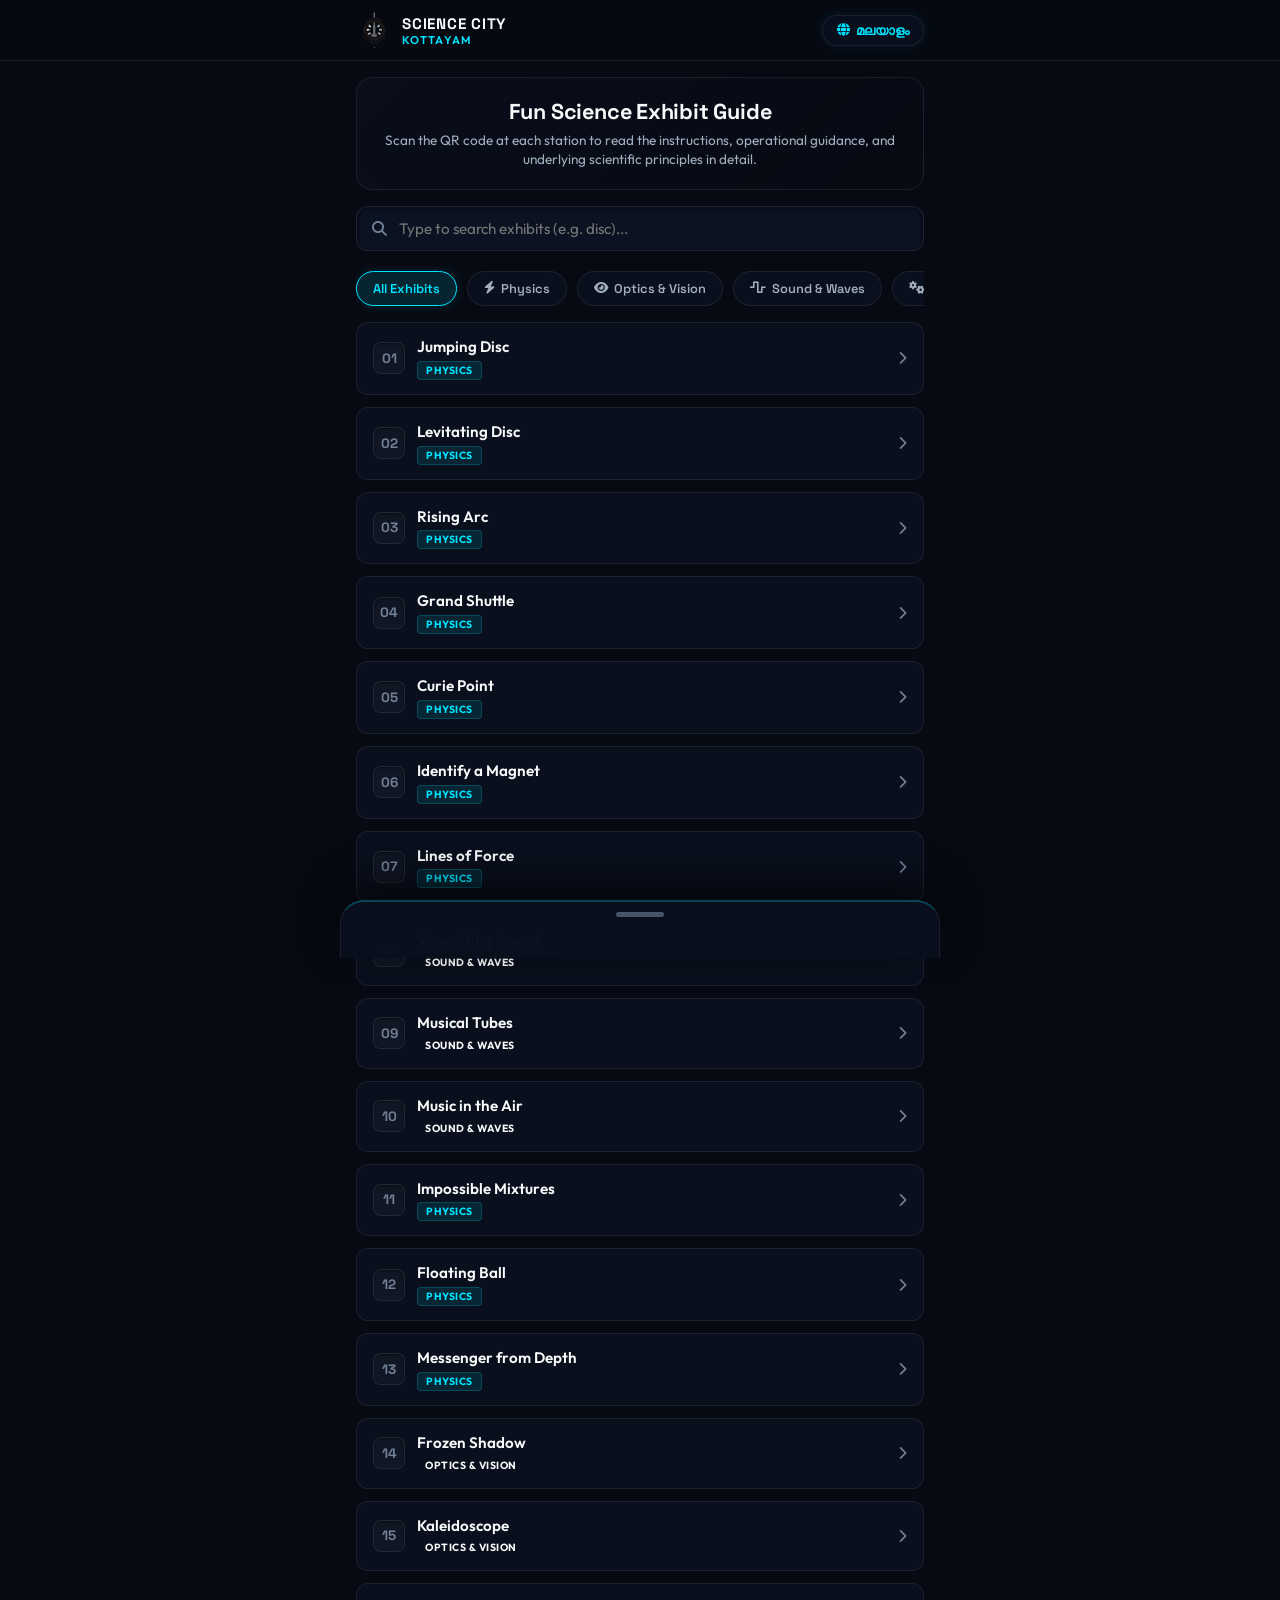
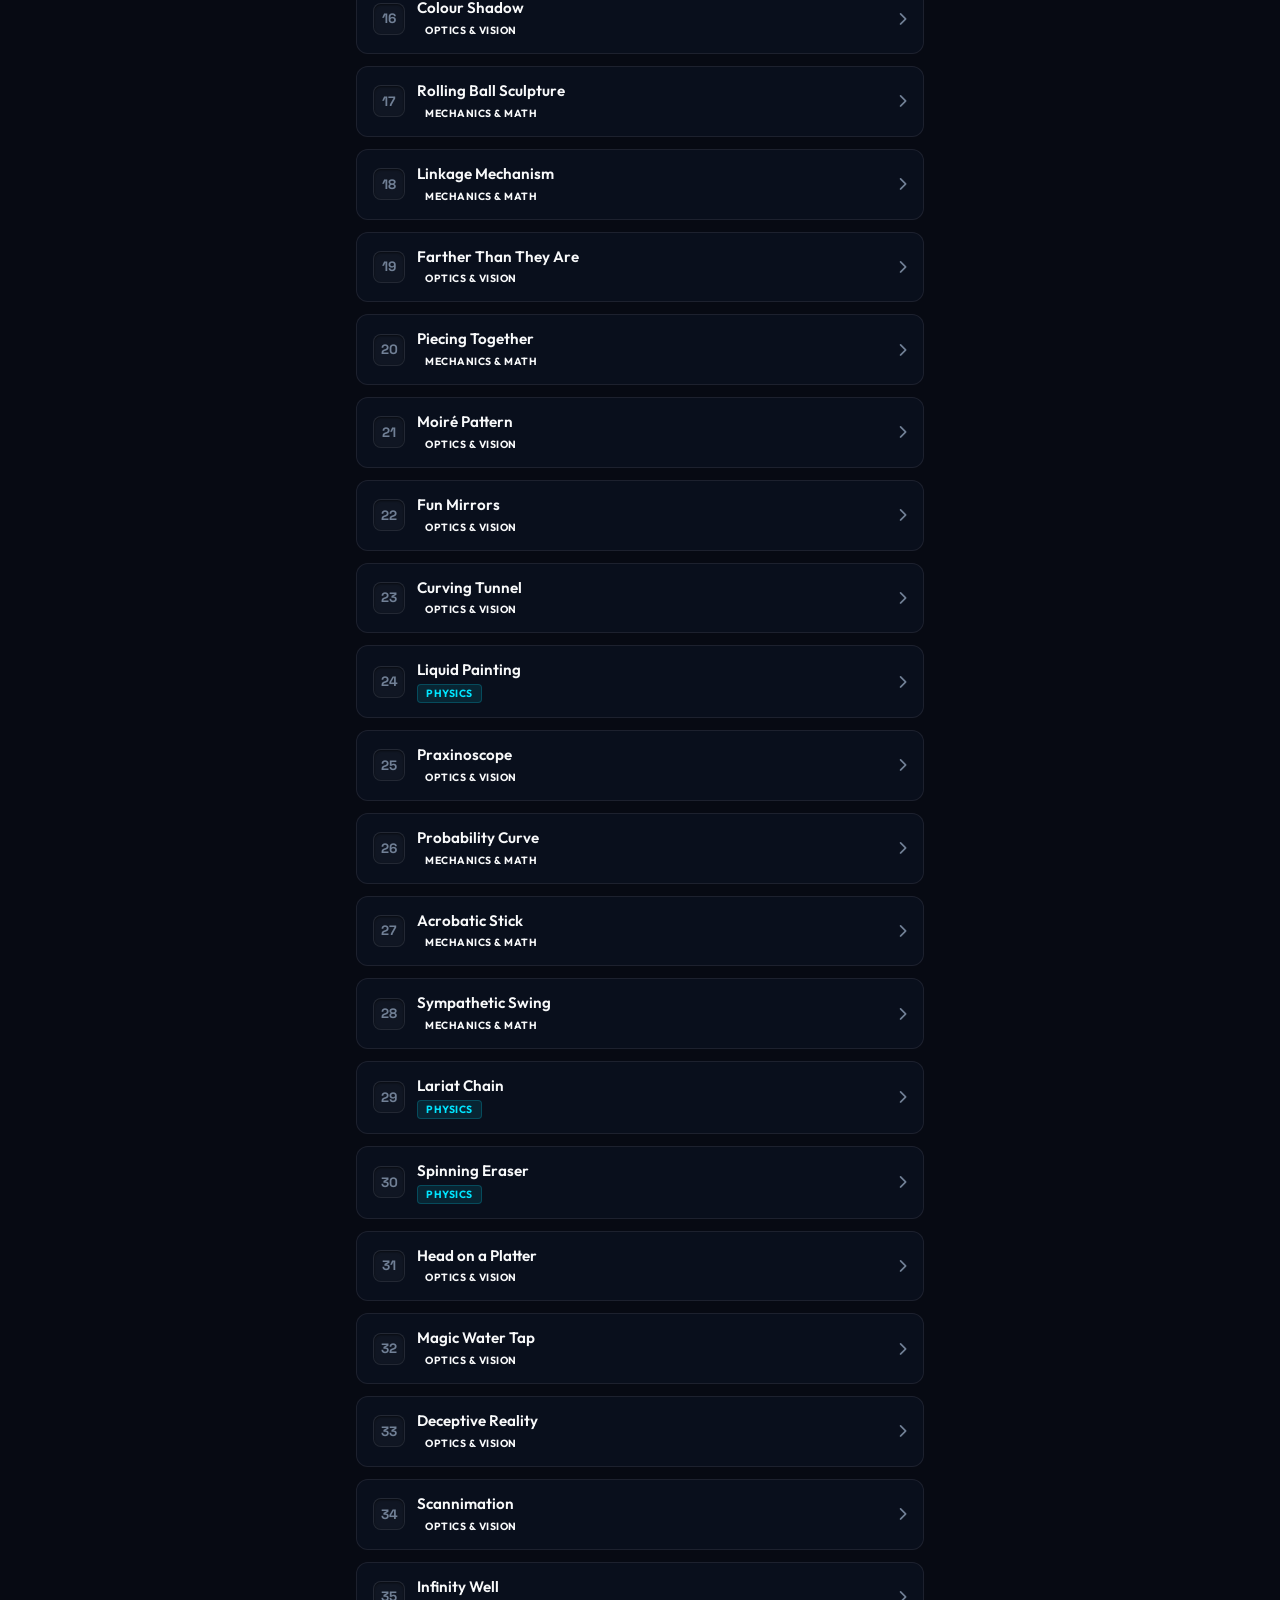
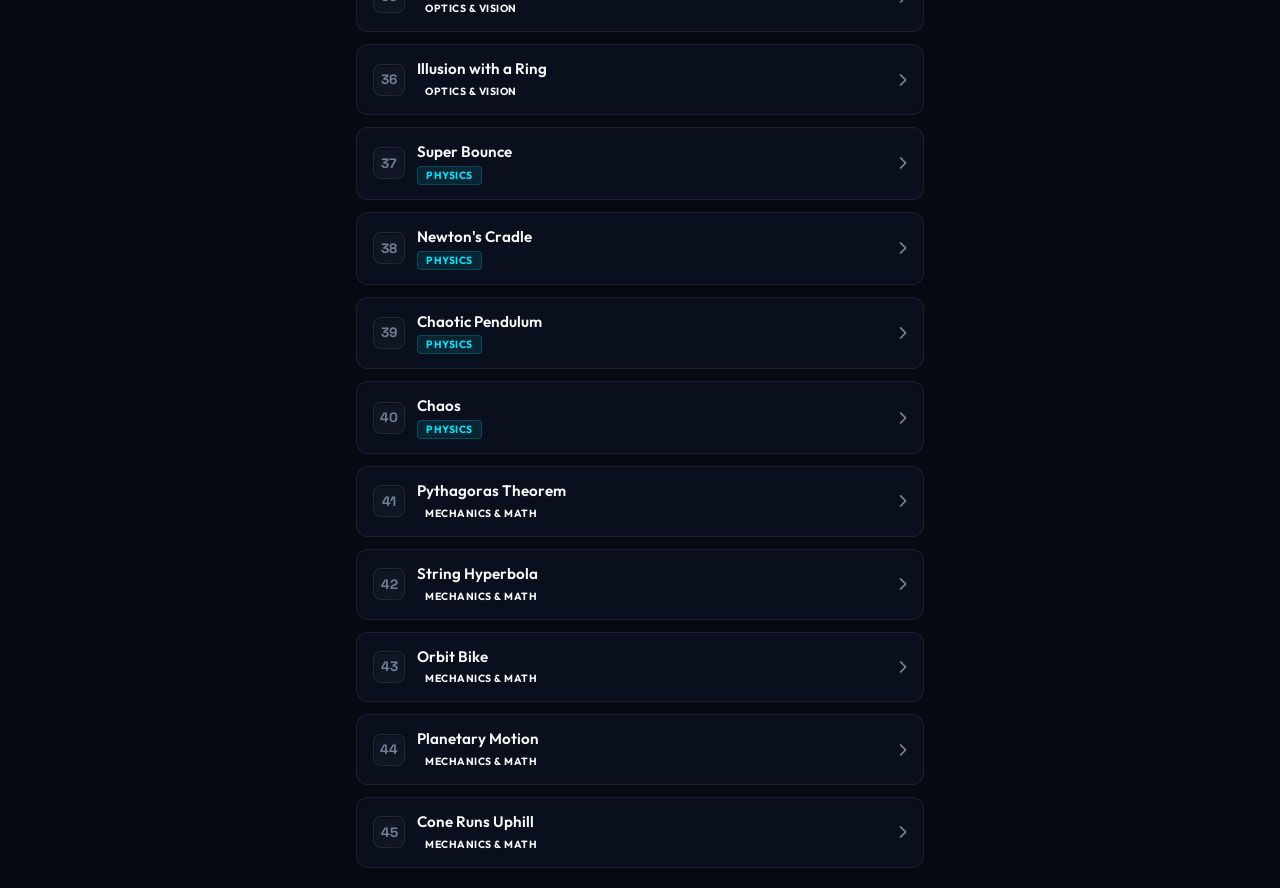
<file: exhibit_guide.html>
<!DOCTYPE html>

<html lang="en">

<head>

    <meta charset="UTF-8">

    <meta name="viewport" content="width=device-width, initial-scale=1.0, maximum-scale=1.0, user-scalable=no">

    <title>Interactive Exhibit Guide | Kerala Science City Kottayam</title>

    <!-- Fonts -->

    <link rel="preconnect" href="https://fonts.googleapis.com">

    <link rel="preconnect" href="https://fonts.gstatic.com" crossorigin>

    <link href="https://fonts.googleapis.com/css2?family=Outfit:wght@300;400;600;800&family=Space+Grotesk:wght@400;600;700&family=Noto+Serif+Malayalam:wght@400;700&display=swap" rel="stylesheet">

    <!-- FontAwesome Icons -->

    <link rel="stylesheet" href="https://cdnjs.cloudflare.com/ajax/libs/font-awesome/6.4.0/css/all.min.css">

    

    <style>

        :root {

            --bg-dark: #070a13;

            --bg-card: rgba(13, 20, 38, 0.5);

            --bg-card-hover: rgba(13, 20, 38, 0.8);

            --primary-cyan: #00e5ff;

            --secondary-purple: #9d4ede;

            --accent-emerald: #00f5d4;

            --accent-amber: #ffb703;

            --text-primary: #f8f9fa;

            --text-secondary: #a0aec0;

            --text-muted: #718096;

            --border-color: rgba(255, 255, 255, 0.08);

            --border-color-glow: rgba(0, 229, 255, 0.25);

            --transition-smooth: all 0.3s cubic-bezier(0.4, 0, 0.2, 1);

            --font-heading: 'Space Grotesk', sans-serif;

            --font-body: 'Outfit', sans-serif;

            --font-ml: 'Noto Serif Malayalam', serif;

        }

        /* Reset & Base Styles */

        * {

            margin: 0;

            padding: 0;

            box-sizing: border-box;

            -webkit-tap-highlight-color: transparent;

        }

        body {

            background-color: var(--bg-dark);

            color: var(--text-primary);

            font-family: var(--font-body);

            overflow-x: hidden;

            min-height: 100vh;

            padding-bottom: 20px;

        }

        .container {

            width: 100%;

            max-width: 600px; /* Locked to mobile width for app feel */

            margin: 0 auto;

            padding: 0 16px;

        }

        /* Header Branding */

        header {

            position: sticky;

            top: 0;

            z-index: 100;

            background: rgba(7, 10, 19, 0.85);

            backdrop-filter: blur(20px);

            border-bottom: 1px solid var(--border-color);

            padding: 12px 0;

        }

        .header-flex {

            display: flex;

            align-items: center;

            justify-content: space-between;

        }

        .logo-group {

            display: flex;

            align-items: center;

            gap: 10px;

        }

        .logo-img {

            height: 36px;

            width: 36px;

            object-fit: contain;

        }

        .logo-text-group {

            display: flex;

            flex-direction: column;

        }

        .logo-title {

            font-family: var(--font-heading);

            font-weight: 700;

            font-size: 0.95rem;

            letter-spacing: 0.05em;

            color: var(--text-primary);

        }

        .logo-subtitle {

            font-size: 0.7rem;

            color: var(--primary-cyan);

            text-transform: uppercase;

            letter-spacing: 0.1em;

            font-weight: 600;

        }

        /* Floating Language Toggle */

        .lang-toggle-btn {

            background: var(--bg-card);

            border: 1px solid var(--border-color);

            color: var(--primary-cyan);

            padding: 6px 14px;

            border-radius: 20px;

            font-size: 0.8rem;

            font-weight: 600;

            cursor: pointer;

            display: flex;

            align-items: center;

            gap: 6px;

            transition: var(--transition-smooth);

            font-family: var(--font-heading);

            box-shadow: 0 0 10px rgba(0, 229, 255, 0.1);

        }

        .lang-toggle-btn:active {

            transform: scale(0.95);

            background: var(--border-color-glow);

        }

        /* Hero Directory Banner */

        .hero-banner {

            background: linear-gradient(135deg, rgba(13, 20, 38, 0.4) 0%, rgba(7, 10, 19, 0.8) 100%);

            border: 1px solid var(--border-color);

            border-radius: 16px;

            padding: 20px;

            margin: 16px 0;

            text-align: center;

            box-shadow: inset 0 0 20px rgba(255,255,255,0.02);

        }

        .hero-banner h1 {

            font-family: var(--font-heading);

            font-weight: 800;

            font-size: 1.35rem;

            margin-bottom: 6px;

            color: var(--text-primary);

            letter-spacing: -0.01em;

        }

        .hero-banner p {

            font-size: 0.85rem;

            color: var(--text-secondary);

            line-height: 1.4;

        }

        /* Live Search Section */

        .search-container {

            position: relative;

            margin-bottom: 16px;

        }

        .search-input {

            width: 100%;

            background: rgba(13, 20, 38, 0.8);

            border: 1px solid var(--border-color);

            border-radius: 12px;

            padding: 12px 16px 12px 42px;

            color: var(--text-primary);

            font-family: var(--font-body);

            font-size: 0.95rem;

            outline: none;

            transition: var(--transition-smooth);

            box-shadow: inset 0 2px 4px rgba(0,0,0,0.5);

        }

        .search-input:focus {

            border-color: var(--primary-cyan);

            box-shadow: 0 0 15px rgba(0, 229, 255, 0.15), inset 0 2px 4px rgba(0,0,0,0.5);

        }

        .search-icon {

            position: absolute;

            left: 16px;

            top: 50%;

            transform: translateY(-50%);

            color: var(--text-muted);

            font-size: 0.95rem;

            pointer-events: none;

            transition: var(--transition-smooth);

        }

        .search-input:focus + .search-icon {

            color: var(--primary-cyan);

        }

        /* Horizontal Categories Filter */

        .categories-filter {

            display: flex;

            gap: 10px;

            overflow-x: auto;

            padding: 4px 0 16px 0;

            scrollbar-width: none; /* Hide standard Firefox scrollbar */

        }

        .categories-filter::-webkit-scrollbar {

            display: none; /* Hide Chrome/Safari scrollbar */

        }

        .category-tab {

            flex: 0 0 auto;

            background: var(--bg-card);

            border: 1px solid var(--border-color);

            color: var(--text-secondary);

            padding: 8px 16px;

            border-radius: 30px;

            font-size: 0.8rem;

            font-weight: 600;

            cursor: pointer;

            transition: var(--transition-smooth);

            font-family: var(--font-heading);

            display: flex;

            align-items: center;

            gap: 6px;

        }

        .category-tab.active {

            background: rgba(0, 229, 255, 0.12);

            border-color: var(--primary-cyan);

            color: var(--primary-cyan);

            box-shadow: 0 0 10px rgba(0, 229, 255, 0.15);

        }

        .category-tab.cat-physics.active {

            background: rgba(0, 229, 255, 0.12);

            border-color: var(--primary-cyan);

            color: var(--primary-cyan);

        }

        .category-tab.cat-optics.active {

            background: rgba(0, 245, 212, 0.12);

            border-color: var(--accent-emerald);

            color: var(--accent-emerald);

        }

        .category-tab.cat-sound.active {

            background: rgba(255, 183, 3, 0.12);

            border-color: var(--accent-amber);

            color: var(--accent-amber);

        }

        .category-tab.cat-mechanics.active {

            background: rgba(157, 78, 221, 0.12);

            border-color: var(--secondary-purple);

            color: var(--secondary-purple);

        }

        /* Exhibits Grid & Cards */

        .exhibits-list-group {

            display: flex;

            flex-direction: column;

            gap: 12px;

        }

        .exhibit-row-card {

            background: var(--bg-card);

            border: 1px solid var(--border-color);

            border-radius: 12px;

            padding: 14px 16px;

            display: flex;

            align-items: center;

            justify-content: space-between;

            gap: 16px;

            cursor: pointer;

            transition: var(--transition-smooth);

            animation: fadeIn 0.4s ease forwards;

        }

        .exhibit-row-card:active {

            transform: scale(0.98);

            background: var(--bg-card-hover);

        }

        .card-main-info {

            display: flex;

            align-items: center;

            gap: 12px;

            flex-grow: 1;

        }

        .exhibit-num {

            font-family: var(--font-heading);

            font-weight: 700;

            font-size: 0.85rem;

            color: var(--text-muted);

            background: rgba(255,255,255,0.03);

            border: 1px solid var(--border-color);

            height: 32px;

            width: 32px;

            border-radius: 8px;

            display: flex;

            align-items: center;

            justify-content: center;

            flex-shrink: 0;

            box-shadow: inset 0 1px 2px rgba(0,0,0,0.5);

        }

        .exhibit-meta {

            display: flex;

            flex-direction: column;

            gap: 4px;

        }

        .exhibit-row-card h3 {

            font-size: 0.95rem;

            font-weight: 600;

            color: var(--text-primary);

            line-height: 1.3;

        }

        .exhibit-badge {

            align-self: flex-start;

            font-size: 0.65rem;

            text-transform: uppercase;

            letter-spacing: 0.05em;

            font-weight: 700;

            padding: 2px 8px;

            border-radius: 4px;

        }

        .badge-physics { background: rgba(0, 229, 255, 0.1); color: var(--primary-cyan); border: 1px solid rgba(0, 229, 255, 0.2); }

        .badge-optics { background: rgba(0, 245, 212, 0.1); color: var(--accent-emerald); border: 1px solid rgba(0, 245, 212, 0.2); }

        .badge-sound { background: rgba(255, 183, 3, 0.1); color: var(--accent-amber); border: 1px solid rgba(255, 183, 3, 0.2); }

        .badge-mechanics { background: rgba(157, 78, 221, 0.1); color: var(--secondary-purple); border: 1px solid rgba(157, 78, 221, 0.2); }

        .card-chevron {

            color: var(--text-muted);

            font-size: 0.85rem;

            transition: var(--transition-smooth);

        }

        .exhibit-row-card:active .card-chevron {

            color: var(--primary-cyan);

            transform: translateX(4px);

        }

        /* --- Bottom Sheet Modal Drawer --- */

        .bottom-sheet-backdrop {

            position: fixed;

            top: 0;

            left: 0;

            right: 0;

            bottom: 0;

            background: rgba(3, 5, 10, 0.75);

            backdrop-filter: blur(10px);

            z-index: 500;

            display: none;

            opacity: 0;

            transition: opacity 0.3s ease;

        }

        .bottom-sheet-drawer {

            position: fixed;

            bottom: 0;

            left: 50%;

            transform: translate(-50%, 100%);

            width: 100%;

            max-width: 600px;

            background: rgba(10, 15, 30, 0.95);

            backdrop-filter: blur(25px);

            border-top: 2px solid var(--border-color-glow);

            border-left: 1px solid var(--border-color);

            border-right: 1px solid var(--border-color);

            border-radius: 24px 24px 0 0;

            z-index: 600;

            max-height: 85vh;

            display: flex;

            flex-direction: column;

            transition: transform 0.4s cubic-bezier(0.16, 1, 0.3, 1);

            box-shadow: 0 -15px 40px rgba(0,0,0,0.6);

        }

        /* Pull Bar Handle */

        .drawer-handle-bar {

            width: 100%;

            height: 24px;

            display: flex;

            align-items: center;

            justify-content: center;

            cursor: pointer;

            flex-shrink: 0;

        }

        .drawer-handle-bar span {

            width: 48px;

            height: 5px;

            background: var(--text-muted);

            border-radius: 10px;

            opacity: 0.6;

            transition: var(--transition-smooth);

        }

        .drawer-handle-bar:active span {

            background: var(--primary-cyan);

            opacity: 1;

        }

        /* Drawer Content Panel */

        .drawer-content {

            overflow-y: auto;

            padding: 0 24px 32px 24px;

            scrollbar-width: thin;

        }

        .drawer-header {

            margin-bottom: 20px;

            display: flex;

            flex-direction: column;

            gap: 8px;

            border-bottom: 1px solid var(--border-color);

            padding-bottom: 16px;

        }

        .drawer-title-group {

            display: flex;

            align-items: flex-start;

            gap: 12px;

        }

        .drawer-num {

            font-family: var(--font-heading);

            font-size: 0.95rem;

            font-weight: 700;

            background: var(--border-color-glow);

            color: var(--primary-cyan);

            padding: 4px 10px;

            border-radius: 6px;

            border: 1px solid rgba(0,229,255,0.2);

            flex-shrink: 0;

        }

        .drawer-title-en {

            font-family: var(--font-heading);

            font-size: 1.35rem;

            font-weight: 700;

            color: var(--text-primary);

            line-height: 1.25;

        }

        .drawer-title-ml {

            font-family: var(--font-ml);

            font-size: 1.2rem;

            font-weight: 700;

            color: var(--primary-cyan);

            line-height: 1.35;

            margin-top: 4px;

        }

        /* Section blocks */

        .info-block {

            margin-bottom: 20px;

        }

        .block-header {

            display: flex;

            align-items: center;

            gap: 8px;

            font-family: var(--font-heading);

            font-size: 0.85rem;

            font-weight: 600;

            text-transform: uppercase;

            letter-spacing: 0.05em;

            color: var(--text-muted);

            margin-bottom: 10px;

        }

        .block-header i {

            font-size: 0.9rem;

        }

        .block-header-en { color: var(--accent-emerald); }

        .block-header-ml { color: var(--primary-cyan); }

        .block-text-en {

            font-size: 0.95rem;

            line-height: 1.6;

            color: var(--text-primary);

            margin-bottom: 12px;

        }

        .block-text-ml {

            font-family: var(--font-body);

            font-size: 0.95rem;

            line-height: 1.7;

            color: var(--text-secondary);

        }

        .principle-box {

            background: rgba(157, 78, 221, 0.08);

            border-left: 4px solid var(--secondary-purple);

            border-radius: 0 8px 8px 0;

            padding: 16px 20px;

            margin-top: 8px;

        }

        /* Close Button inside Drawer */

        .drawer-close-btn {

            background: var(--bg-card);

            border: 1px solid var(--border-color);

            color: var(--text-secondary);

            font-size: 0.9rem;

            font-weight: 600;

            font-family: var(--font-heading);

            width: 100%;

            padding: 12px;

            border-radius: 12px;

            cursor: pointer;

            margin-top: 24px;

            transition: var(--transition-smooth);

            display: flex;

            align-items: center;

            justify-content: center;

            gap: 8px;

        }

        .drawer-close-btn:active {

            background: var(--border-color);

            color: var(--text-primary);

            transform: scale(0.98);

        }

        /* Empty Search View */

        .empty-search {

            text-align: center;

            padding: 40px 20px;

            color: var(--text-muted);

            display: none;

        }

        .empty-search i {

            font-size: 2.5rem;

            margin-bottom: 16px;

        }

        /* Language Switch Visibility classes */

        .lang-en-only { display: block; }

        .lang-ml-only { display: none; }

        body.lang-ml-active .lang-en-only { display: none; }

        body.lang-ml-active .lang-ml-only { display: block; }

        /* Animation utilities */

        @keyframes fadeIn {

            from { opacity: 0; transform: translateY(10px); }

            to { opacity: 1; transform: translateY(0); }

        }

        @keyframes fadeInUp {

            from { opacity: 0; transform: translate(-50%, 100%); }

            to { opacity: 1; transform: translate(-50%, 0); }

        }

    </style>

</head>

<body>

    <!-- Stickied Mobile App Header -->

    <header>

        <div class="container header-flex">

            <a href="./index.html" class="logo-group" style="text-decoration: none;">

                <img src="./assets/images/ksstm_logo.png?v=3" alt="KSSTM Logo" class="logo-img">

                <div class="logo-text-group">

                    <span class="logo-title" style="color: var(--text-primary);">SCIENCE CITY</span>

                    <span class="logo-subtitle">Kottayam</span>

                </div>

            </a>

            

            <!-- Language Trigger Switch -->

            <button class="lang-toggle-btn" id="lang-switch-btn">

                <i class="fas fa-globe"></i> 

                <span class="lang-en-only">മലയാളം</span>

                <span class="lang-ml-only">English</span>

            </button>

        </div>

    </header>

    <main class="container">

        

        <!-- Welcome Board -->

        <div class="hero-banner">

            <h1>

                <span class="lang-en-only">Fun Science Exhibit Guide</span>

                <span class="lang-ml-only">ഫൺ സയൻസ് ഗാലറി ഗൈഡ്</span>

            </h1>

            <p>

                <span class="lang-en-only">Scan the QR code at each station to read the instructions, operational guidance, and underlying scientific principles in detail.</span>

                <span class="lang-ml-only">ഓരോ പ്രദർശനത്തിനും സമീപമുള്ള ക്യുആർ കോഡ് സ്കാൻ ചെയ്തുകൊണ്ട് പരീക്ഷണ രീതികളും ശാസ്ത്ര തത്വങ്ങളും വായിച്ചറിയാം.</span>

            </p>

        </div>

        <!-- Search Bar -->

        <div class="search-container">

            <input type="text" class="search-input" id="search-bar" placeholder="Type to search exhibits (e.g. disc)...">

            <i class="fas fa-search search-icon"></i>

        </div>

        <!-- Horizontal Categories Slider -->

        <div class="categories-filter" id="categories-tabs">

            <button class="category-tab active" data-category="all">

                <span class="lang-en-only">All Exhibits</span>

                <span class="lang-ml-only">എല്ലാം</span>

            </button>

            <button class="category-tab cat-physics" data-category="physics">

                <i class="fas fa-bolt"></i>

                <span class="lang-en-only">Physics</span>

                <span class="lang-ml-only">ഫിസിക്സ്</span>

            </button>

            <button class="category-tab cat-optics" data-category="optics-vision">

                <i class="fas fa-eye"></i>

                <span class="lang-en-only">Optics & Vision</span>

                <span class="lang-ml-only">ഒപ്റ്റിക്സ്</span>

            </button>

            <button class="category-tab cat-sound" data-category="sound-waves">

                <i class="fas fa-wave-square"></i>

                <span class="lang-en-only">Sound & Waves</span>

                <span class="lang-ml-only">ശബ്ദശാസ്ത്രം</span>

            </button>

            <button class="category-tab cat-mechanics" data-category="mechanics-math">

                <i class="fas fa-gears"></i>

                <span class="lang-en-only">Math & Mechanics</span>

                <span class="lang-ml-only">മെക്കാനിക്സ്</span>

            </button>

        </div>

        <!-- Empty Result State -->

        <div class="empty-search" id="empty-view">

            <i class="fas fa-magnifying-glass-chart"></i>

            <h3 style="margin-bottom: 8px;">No Exhibits Found</h3>

            <p>Try refining your search keyword or selecting a different category tab.</p>

        </div>

        <!-- Dynamic List Group -->

        <div class="exhibits-list-group" id="exhibits-list">

            <!-- Populated via JavaScript -->

        </div>

    </main>

    <!-- Bottom Sheet Presentation Drawer Backdrop -->

    <div class="bottom-sheet-backdrop" id="drawer-backdrop"></div>

    <!-- Bottom Sheet Presentation Drawer Card -->

    <div class="bottom-sheet-drawer" id="detail-drawer">

        <!-- Pull Handle bar -->

        <div class="drawer-handle-bar" id="drawer-pull-bar">

            <span></span>

        </div>

        <!-- Drawer Content Section -->

        <div class="drawer-content" id="drawer-body">

            <!-- Dynamic Details inserted on tap -->

        </div>

    </div>

    <!-- Exhibits Database -->

    <script src="./assets/data/exhibits_db.js"></script>

    <!-- Interactive Mobile Application Controller Logic -->

    <script>

        document.addEventListener('DOMContentLoaded', () => {

            const listContainer = document.getElementById('exhibits-list');

            const searchBar = document.getElementById('search-bar');

            const categoryTabs = document.querySelectorAll('.category-tab');

            const langSwitchBtn = document.getElementById('lang-switch-btn');

            const emptyView = document.getElementById('empty-view');

            

            const drawerBackdrop = document.getElementById('drawer-backdrop');

            const detailDrawer = document.getElementById('detail-drawer');

            const drawerPullBar = document.getElementById('drawer-pull-bar');

            const drawerBody = document.getElementById('drawer-body');

            let currentCategory = 'all';

            let searchQuery = '';

            // Language Toggle Handler

            langSwitchBtn.addEventListener('click', () => {

                document.body.classList.toggle('lang-ml-active');

                

                // Update search placeholder

                if (document.body.classList.contains('lang-ml-active')) {

                    searchBar.placeholder = "പ്രദർശനം ടൈപ്പ് ചെയ്ത് തിരയുക...";

                } else {

                    searchBar.placeholder = "Type to search exhibits (e.g. disc)...";

                }

            });

            // Initial render

            renderExhibits();

            // Search input handler

            searchBar.addEventListener('input', (e) => {

                searchQuery = e.target.value.toLowerCase();

                renderExhibits();

            });

            // Category Tab filter handler

            categoryTabs.forEach(tab => {

                tab.addEventListener('click', () => {

                    categoryTabs.forEach(t => t.classList.remove('active'));

                    tab.classList.add('active');

                    currentCategory = tab.getAttribute('data-category');

                    renderExhibits();

                });

            });

            // Filter & Render Exhibits

            function renderExhibits() {

                listContainer.innerHTML = '';

                

                const filtered = EXHIBITS_DB.filter(exhibit => {

                    const matchCat = (currentCategory === 'all' || exhibit.category === currentCategory);

                    const matchText = (

                        exhibit.title.en.toLowerCase().includes(searchQuery) ||

                        exhibit.title.ml.toLowerCase().includes(searchQuery) ||

                        exhibit.id.toString() === searchQuery

                    );

                    return matchCat && matchText;

                });

                if (filtered.length === 0) {

                    emptyView.style.display = 'block';

                } else {

                    emptyView.style.display = 'none';

                    filtered.forEach(exhibit => {

                        const card = document.createElement('div');

                        card.className = 'exhibit-row-card';

                        card.setAttribute('data-id', exhibit.id);

                        

                        // ID formatting

                        const idStr = exhibit.id < 10 ? '0' + exhibit.id : exhibit.id;

                        

                        card.innerHTML = `

                            <div class="card-main-info">

                                <div class="exhibit-num">${idStr}</div>

                                <div class="exhibit-meta">

                                    <h3 class="lang-en-only">${exhibit.title.en}</h3>

                                    <h3 class="lang-ml-only">${exhibit.title.ml}</h3>

                                    <span class="exhibit-badge badge-${exhibit.category}">${exhibit.category.replace('-', ' & ')}</span>

                                </div>

                            </div>

                            <div class="card-chevron"><i class="fas fa-chevron-right"></i></div>

                        `;

                                                card.addEventListener('click', () => {
                            window.location.href = `./exhibit_viewer.html?exhibit=${exhibit.slug}`;
                        });

                        listContainer.appendChild(card);

                    });

                }

            }

            // Open Exhibit details drawer

            function openExhibitDetails(id) {

                const exhibit = EXHIBITS_DB.find(ex => ex.id === id);

                if (!exhibit) return;

                const idStr = exhibit.id < 10 ? '0' + exhibit.id : exhibit.id;

                drawerBody.innerHTML = `

                    <div class="drawer-header">

                        <div class="drawer-title-group">

                            <span class="drawer-num">${idStr}</span>

                            <div>

                                <h2 class="drawer-title-en">${exhibit.title.en}</h2>

                                <h2 class="drawer-title-ml">${exhibit.title.ml}</h2>

                            </div>

                        </div>

                    </div>

                    <div class="info-block">

                        <div class="block-header block-header-en"><i class="fas fa-circle-play"></i> How it Works</div>

                        <div class="block-text-en">${exhibit.how_it_works.en}</div>

                        

                        <div class="block-header block-header-ml"><i class="fas fa-hand-pointer"></i> പ്രവർത്തന രീതി</div>

                        <div class="block-text-ml">${exhibit.how_it_works.ml}</div>

                    </div>

                    <div class="info-block principle-box">

                        <div class="block-header block-header-en" style="color: var(--secondary-purple);"><i class="fas fa-graduation-cap"></i> Scientific Principle</div>

                        <div class="block-text-en" style="font-size: 0.9rem; color: var(--text-primary); margin-bottom: 8px;">${exhibit.principle.en}</div>

                        

                        <div class="block-header block-header-ml" style="color: var(--secondary-purple);"><i class="fas fa-lightbulb"></i> ശാസ്ത്ര തത്വം</div>

                        <div class="block-text-ml" style="font-size: 0.9rem; color: var(--text-secondary); line-height: 1.6;">${exhibit.principle.ml}</div>

                    </div>

                    <button class="drawer-close-btn" id="drawer-close-button">

                        <span class="lang-en-only">Close Details</span>

                        <span class="lang-ml-only">വിവരങ്ങൾ അടയ്ക്കുക</span>

                    </button>

                `;

                // Add close handler inside drawer

                document.getElementById('drawer-close-button').addEventListener('click', closeDrawer);

                // Show backdrop and drawer with animation

                drawerBackdrop.style.display = 'block';

                detailDrawer.style.display = 'flex';

                

                // Force layout recalculation for transition

                setTimeout(() => {

                    drawerBackdrop.style.opacity = '1';

                    detailDrawer.style.transform = 'translate(-50%, 0)';

                }, 10);

                // Set URL Hash Parameter to track navigation state (QR compatible routing)

                window.location.hash = `exhibit-${exhibit.slug}`;

            }

            // Close Drawer function

            function closeDrawer() {

                drawerBackdrop.style.opacity = '0';

                detailDrawer.style.transform = 'translate(-50%, 100%)';

                

                setTimeout(() => {

                    drawerBackdrop.style.display = 'none';

                    detailDrawer.style.display = 'none';

                }, 300);

                // Clear hash parameter cleanly

                history.pushState("", document.title, window.location.pathname + window.location.search);

            }

            // Dismiss drawer by tapping backdrop

            drawerBackdrop.addEventListener('click', closeDrawer);

            // Handle sliding pull bar click/tap to dismiss

            drawerPullBar.addEventListener('click', closeDrawer);

            // Handle URL Hash Parameter Routing on Page Load

                        // Handle URL Hash Parameter Routing on Page Load
            function handleHashRouting() {
                const hash = window.location.hash;
                if (hash && hash.startsWith('#exhibit-')) {
                    const slug = hash.replace('#exhibit-', '');
                    window.location.href = `./exhibit_viewer.html?exhibit=${slug}`;
                }
            }

            // Run hash routing handler on load and on hash change

            handleHashRouting();

            window.addEventListener('hashchange', handleHashRouting);

        });

    </script>

</body>

</html>
</file>
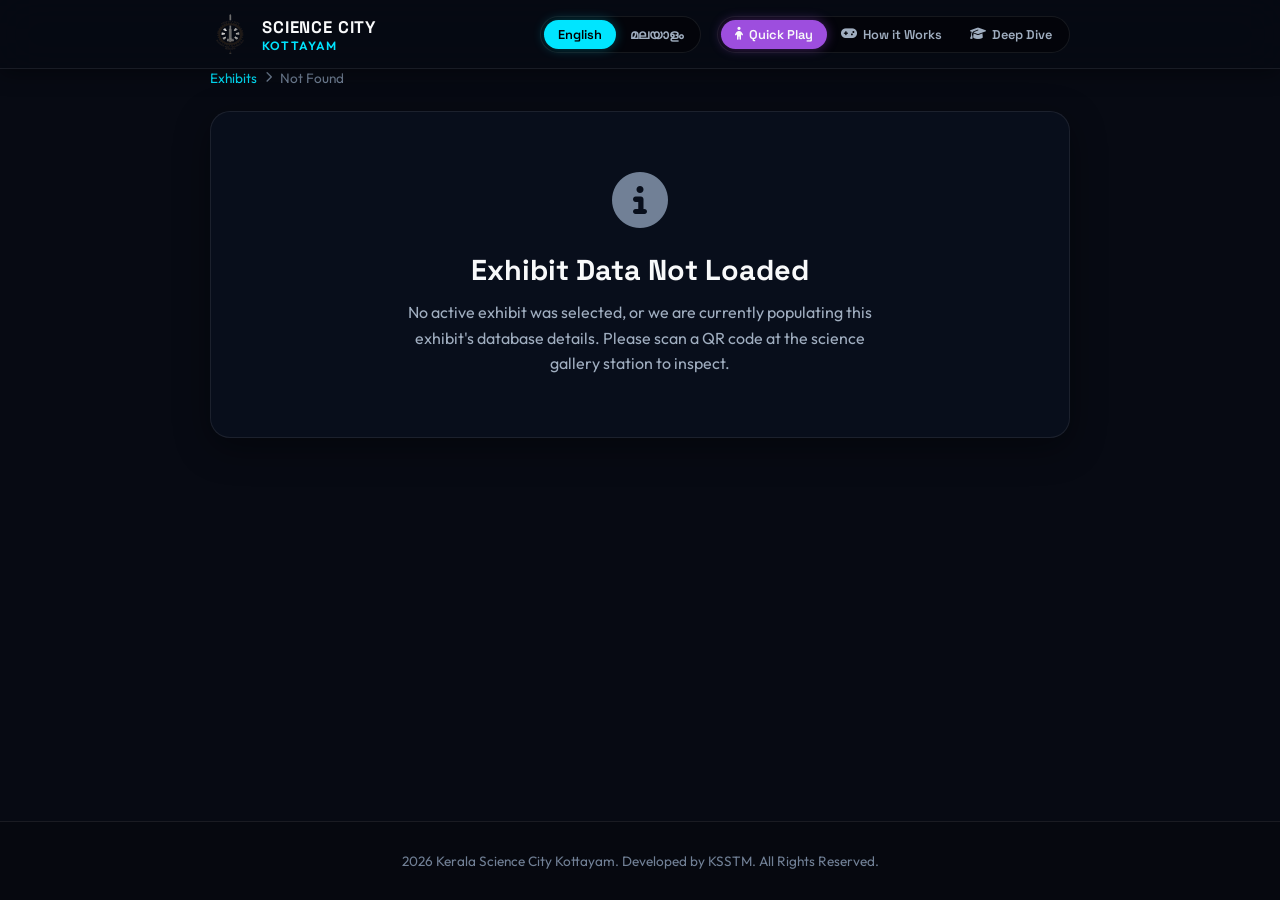
<file: exhibit_viewer.html>
<!DOCTYPE html>

<html lang="en">

<head>

    <meta charset="UTF-8">

    <meta name="viewport" content="width=device-width, initial-scale=1.0">

    <meta name="referrer" content="no-referrer">

    <title>Interactive Exhibit Viewer | Kerala Science City Kottayam</title>

    <!-- Fonts -->

    <link rel="preconnect" href="https://fonts.googleapis.com">

    <link rel="preconnect" href="https://fonts.gstatic.com" crossorigin>

    <link href="https://fonts.googleapis.com/css2?family=Outfit:wght@300;400;600;700&family=Space+Grotesk:wght@400;600;700&family=Noto+Serif+Malayalam:wght@400;700&display=swap" rel="stylesheet">

    <!-- Icons -->

    <link rel="stylesheet" href="https://cdnjs.cloudflare.com/ajax/libs/font-awesome/6.4.0/css/all.min.css">

    

    <style>

        /* Base Variables */

        :root {

            --bg-dark: #070a13;

            --bg-card: rgba(13, 20, 38, 0.45);

            --primary-cyan: #00e5ff;

            --secondary-purple: #9d4ede;

            --accent-emerald: #00f5d4;

            --text-primary: #f8f9fa;

            --text-secondary: #a0aec0;

            --text-muted: #718096;

            --border-color: rgba(255, 255, 255, 0.08);

            --border-color-glow: rgba(0, 229, 255, 0.2);

            --transition-smooth: all 0.3s cubic-bezier(0.4, 0, 0.2, 1);

            --font-heading: 'Space Grotesk', sans-serif;

            --font-body: 'Outfit', sans-serif;

            --font-ml: 'Noto Serif Malayalam', serif;

        }

        /* Reset */

        * {

            margin: 0;

            padding: 0;

            box-sizing: border-box;

            -webkit-tap-highlight-color: transparent;

        }

        body {

            background-color: var(--bg-dark);

            color: var(--text-primary);

            font-family: var(--font-body);

            overflow-x: hidden;

            min-height: 100vh;

            display: flex;

            flex-direction: column;

        }

        .container {

            width: 100%;

            max-width: 900px;

            margin: 0 auto;

            padding: 0 20px;

        }

        /* Sticky Header */

        header {

            position: sticky;

            top: 0;

            z-index: 1000;

            background: rgba(7, 10, 19, 0.85);

            backdrop-filter: blur(20px);

            border-bottom: 1px solid var(--border-color);

            box-shadow: 0 4px 20px rgba(0,0,0,0.4);

            padding: 14px 0;

        }

        .header-grid {

            display: flex;

            align-items: center;

            justify-content: space-between;

            gap: 20px;

            flex-wrap: wrap;

        }

        .logo-group {

            display: flex;

            align-items: center;

            gap: 12px;

            text-decoration: none;

        }

        .logo-img {

            height: 40px;

            width: 40px;

            object-fit: contain;

        }

        .logo-text-group {

            display: flex;

            flex-direction: column;

        }

        .logo-title {

            font-family: var(--font-heading);

            font-weight: 700;

            font-size: 1.05rem;

            color: var(--text-primary);

            letter-spacing: 0.05em;

        }

        .logo-subtitle {

            font-size: 0.75rem;

            color: var(--primary-cyan);

            text-transform: uppercase;

            letter-spacing: 0.1em;

            font-weight: 600;

        }

        .header-controls {

            display: flex;

            align-items: center;

            gap: 16px;

            flex-wrap: wrap;

        }

        .toggle-group {

            display: flex;

            background: rgba(0, 0, 0, 0.4);

            border: 1px solid var(--border-color);

            border-radius: 30px;

            padding: 3px;

        }

        .toggle-btn {

            background: transparent;

            border: none;

            color: var(--text-secondary);

            font-family: var(--font-heading);

            font-size: 0.8rem;

            font-weight: 600;

            padding: 6px 14px;

            border-radius: 20px;

            cursor: pointer;

            transition: var(--transition-smooth);

            display: flex;

            align-items: center;

            gap: 6px;

        }

        .toggle-btn.active {

            background: var(--primary-cyan);

            color: #000;

            box-shadow: 0 0 12px rgba(0, 229, 255, 0.3);

        }

        .complexity-toggle .toggle-btn.active {

            background: var(--secondary-purple);

            color: var(--text-primary);

            box-shadow: 0 0 12px rgba(157, 78, 221, 0.4);

        }

        /* Layout Main */

        main {

            flex-grow: 1;

            padding: 30px 0 60px 0;

        }

        .breadcrumb {

            display: flex;

            align-items: center;

            gap: 8px;

            font-size: 0.85rem;

            color: var(--text-secondary);

            margin-bottom: 24px;

        }

        .breadcrumb a {

            color: var(--primary-cyan);

            text-decoration: none;

            transition: var(--transition-smooth);

        }

        .breadcrumb a:hover {

            text-decoration: underline;

        }

        /* Stage Area */

        .stage-wrapper {

            background: rgba(0,0,0,0.6);

            border: 1px solid var(--border-color);

            border-radius: 20px;

            overflow: hidden;

            margin-bottom: 30px;

            box-shadow: 0 10px 30px rgba(0,0,0,0.5), inset 0 0 20px rgba(0, 229, 255, 0.05);

            position: relative;

        }

        .stage-header {

            background: rgba(255,255,255,0.02);

            border-bottom: 1px solid var(--border-color);

            padding: 12px 20px;

            display: flex;

            align-items: center;

            justify-content: space-between;

        }

        .stage-title {

            font-family: var(--font-heading);

            font-size: 0.85rem;

            font-weight: 600;

            text-transform: uppercase;

            letter-spacing: 0.05em;

            color: var(--text-secondary);

            display: flex;

            align-items: center;

            gap: 8px;

        }

        .stage-title i {

            color: var(--primary-cyan);

        }

        .simulation-iframe {

            width: 100%;

            height: 380px;

            border: none;

            background: transparent;

            display: block;

        }

        /* Details Stage */

        .exhibit-info-panel {

            background: var(--bg-card);

            border: 1px solid var(--border-color);

            border-radius: 20px;

            padding: 30px;

            box-shadow: inset 0 0 30px rgba(255,255,255,0.01);

        }

        .exhibit-title-group {

            margin-bottom: 24px;

            border-bottom: 1px solid var(--border-color);

            padding-bottom: 20px;

            display: flex;

            justify-content: space-between;

            align-items: flex-end;

            gap: 16px;

            flex-wrap: wrap;

        }

        .exhibit-main-title {

            font-family: var(--font-heading);

            font-size: 2.2rem;

            font-weight: 800;

            line-height: 1.2;

            color: var(--text-primary);

            letter-spacing: -0.02em;

        }

        .exhibit-sub-title {

            font-family: var(--font-ml);

            font-size: 1.6rem;

            font-weight: 700;

            color: var(--primary-cyan);

            margin-top: 8px;

            line-height: 1.4;

        }

        /* Audio Button styling */

        .btn-tts {

            background: rgba(0, 229, 255, 0.08);

            border: 1px solid var(--border-color-glow);

            color: var(--primary-cyan);

            padding: 8px 18px;

            border-radius: 20px;

            font-family: var(--font-heading);

            font-size: 0.85rem;

            font-weight: 600;

            cursor: pointer;

            display: inline-flex;

            align-items: center;

            gap: 8px;

            transition: var(--transition-smooth);

            box-shadow: 0 4px 12px rgba(0, 229, 255, 0.05);

            margin-bottom: 8px;

        }

        .btn-tts:hover {

            background: rgba(0, 229, 255, 0.15);

            border-color: var(--primary-cyan);

            box-shadow: 0 0 15px rgba(0, 229, 255, 0.2);

        }

        .btn-tts:active {

            transform: scale(0.96);

        }

        .btn-tts.playing {

            background: rgba(0, 245, 212, 0.12);

            border-color: var(--accent-emerald);

            color: var(--accent-emerald);

            box-shadow: 0 0 15px rgba(0, 245, 212, 0.25);

            animation: pulse-border 1.5s infinite alternate;

        }

        .btn-tts.playing i {

            animation: bounce-icon 0.6s infinite alternate;

        }

        @keyframes pulse-border {

            from { border-color: rgba(0, 245, 212, 0.3); }

            to { border-color: rgba(0, 245, 212, 0.8); }

        }

        @keyframes bounce-icon {

            from { transform: scale(1); }

            to { transform: scale(1.15); }

        }

        /* Language Visibility Utilities */

        body.lang-en-active .lang-ml-only { display: none !important; }

        body.lang-ml-active .lang-en-only { display: none !important; }

        /* Content Tiering */

        .tier-content {

            display: none;

            animation: fadeIn 0.4s ease forwards;

        }

        body.lang-en-active.complexity-quick .tier-content.tier-quick.lang-en { display: block; }

        body.lang-en-active.complexity-how .tier-content.tier-how.lang-en { display: block; }

        body.lang-en-active.complexity-deep .tier-content.tier-deep.lang-en { display: block; }

        body.lang-ml-active.complexity-quick .tier-content.tier-quick.lang-ml { display: block; }

        body.lang-ml-active.complexity-how .tier-content.tier-how.lang-ml { display: block; }

        body.lang-ml-active.complexity-deep .tier-content.tier-deep.lang-ml { display: block; }

        .tier-content h4 {

            font-family: var(--font-heading);

            font-size: 1.15rem;

            font-weight: 600;

            margin-bottom: 12px;

            color: var(--accent-emerald);

            display: flex;

            align-items: center;

            gap: 8px;

        }

        .tier-content.tier-deep {

            background: rgba(157, 78, 221, 0.04);

            border-left: 4px solid var(--secondary-purple);

            border-radius: 0 8px 8px 0;

            padding: 20px;

        }

        

        .tier-content.tier-deep h4 {

            color: var(--secondary-purple);

        }

        .tier-content p {

            font-size: 1.05rem;

            line-height: 1.7;

            color: var(--text-secondary);

            margin-bottom: 16px;

        }

        .tier-content h3 {

            font-family: var(--font-heading);

            font-size: 1.25rem;

            color: var(--text-primary);

            margin-top: 24px;

            margin-bottom: 12px;

            border-bottom: 1px solid rgba(255, 255, 255, 0.05);

            padding-bottom: 6px;

        }

        .tier-content ol, .tier-content ul {

            margin-left: 20px;

            margin-bottom: 16px;

        }

        .tier-content li {

            font-size: 1.05rem;

            line-height: 1.7;

            color: var(--text-secondary);

            margin-bottom: 10px;

        }

        /* Fallbacks */

        .empty-exhibit-card {

            text-align: center;

            padding: 60px 40px;

            background: var(--bg-card);

            border: 1px solid var(--border-color);

            border-radius: 20px;

            box-shadow: 0 10px 35px rgba(0,0,0,0.4);

        }

        .empty-exhibit-card i {

            font-size: 3.5rem;

            color: var(--text-muted);

            margin-bottom: 24px;

        }

        .empty-exhibit-card h2 {

            font-family: var(--font-heading);

            font-size: 1.8rem;

            margin-bottom: 12px;

        }

        .empty-exhibit-card p {

            color: var(--text-secondary);

            line-height: 1.6;

            max-width: 500px;

            margin: 0 auto;

        }

        @keyframes fadeIn {

            from { opacity: 0; transform: translateY(8px); }

            to { opacity: 1; transform: translateY(0); }

        }

        footer {

            border-top: 1px solid var(--border-color);

            padding: 30px 0;

            text-align: center;

            font-size: 0.85rem;

            color: var(--text-muted);

            background: rgba(0, 0, 0, 0.2);

        }

                @media (max-width: 768px) {

            .header-grid {

                flex-direction: column;

                align-items: center;

                gap: 12px;

                text-align: center;

            }

            .header-controls {

                width: 100%;

                justify-content: center;

                gap: 8px;

                flex-wrap: wrap;

            }

            .toggle-group {

                background: rgba(0, 0, 0, 0.5);

            }

            .toggle-btn {

                padding: 6px 11px;

                font-size: 0.75rem;

            }

            .simulation-iframe {

                height: 270px;

            }

            .exhibit-info-panel {

                padding: 20px;

            }

            .exhibit-main-title {

                font-size: 1.8rem;

            }

            .exhibit-sub-title {

                font-size: 1.3rem;

            }

        }

    </style>

</head>

<body>

    <!-- Sticky Header -->

    <header>

        <div class="container header-grid">

            <a href="./index.html" class="logo-group">

                <img src="./assets/images/ksstm_logo.png?v=3" alt="KSSTM Logo" class="logo-img">

                <div class="logo-text-group">

                    <span class="logo-title">SCIENCE CITY</span>

                    <span class="logo-subtitle">Kottayam</span>

                </div>

            </a>

            <!-- Header Toggles -->

            <div class="header-controls">

                <!-- 1. Language Toggle -->

                <div class="toggle-group language-toggle">

                    <button class="toggle-btn active" id="lang-en-btn" data-lang="en">English</button>

                    <button class="toggle-btn" id="lang-ml-btn" data-lang="ml">മലയാളം</button>

                </div>

                <!-- 2. Complexity Toggle -->

                <div class="toggle-group complexity-toggle">

                    <button class="toggle-btn active" data-complexity="quick">

                        <i class="fas fa-child"></i>

                        <span class="lang-en-only">Quick Play</span>

                        <span class="lang-ml-only">ക്വിക്ക് പ്ലേ</span>

                    </button>

                    <button class="toggle-btn" data-complexity="how">

                        <i class="fas fa-gamepad"></i>

                        <span class="lang-en-only">How it Works</span>

                        <span class="lang-ml-only">രീതി</span>

                    </button>

                    <button class="toggle-btn" data-complexity="deep">

                        <i class="fas fa-graduation-cap"></i>

                        <span class="lang-en-only">Deep Dive</span>

                        <span class="lang-ml-only">ഡീപ് ഡൈവ്</span>

                    </button>

                </div>

            </div>

        </div>

    </header>

    <!-- Main Viewport -->

    <main class="container">

        <div class="breadcrumb">

            <a href="./exhibit_guide.html" id="breadcrumb-gallery-link">Exhibits</a>

            <i class="fas fa-chevron-right" style="font-size: 0.7rem; color: var(--text-muted);"></i>

            <span id="breadcrumb-exhibit-name" style="color: var(--text-muted);">Exhibit Details</span>

        </div>

        <div id="exhibit-viewport">

            <!-- 1. Simulation display frame -->

            <div class="stage-wrapper">

                <div class="stage-header">

                    <span class="stage-title">

                        <i class="fas fa-atom"></i>

                        <span class="lang-en-only">Interactive Physics Stage</span>

                        <span class="lang-ml-only">ഇന്ററാക്ടീവ് ഫിസിക്സ് സ്റ്റേജ്</span>

                    </span>

                    <span style="font-size: 0.8rem; color: var(--text-muted);">

                        <i class="fas fa-expand"></i> HTML5 Sandbox

                    </span>

                </div>

                <iframe id="animation-sandbox" class="simulation-iframe" sandbox="allow-scripts"></iframe>

            </div>

            <!-- 2. Detail panels -->

            <div class="exhibit-info-panel">

                <div class="exhibit-title-group">

                    <div>

                        <h1 class="exhibit-main-title" id="title-en">Exhibit Name</h1>

                        <h2 class="exhibit-sub-title" id="title-ml">പ്രദർശന നാമം</h2>

                    </div>

                    <!-- Audio Narration Buttons -->

                    <div style="display: flex; gap: 8px; align-items: center; flex-wrap: wrap; margin-bottom: 8px;">

                        <button class="btn-tts" id="tts-btn" style="margin-bottom: 0;">

                            <i class="fas fa-volume-high"></i>

                            <span class="lang-en-only">Listen to Narration</span>

                            <span class="lang-ml-only">ശബ്ദം കേൾക്കുക</span>

                        </button>

                        <button class="btn-tts" id="speed-btn" style="margin-bottom: 0;" title="Adjust speech speed">

                            <i class="fas fa-gauge-high"></i>

                            <span id="speed-text">1.0x</span>

                        </button>

                    </div>

                </div>

                <div class="exhibit-details-body" id="details-body">

                    <!-- TIER 1: QUICK PLAY -->

                    <div class="tier-content tier-quick lang-en">

                        <div id="desc-quick-en">Quick English description...</div>

                    </div>

                    <div class="tier-content tier-quick lang-ml">

                        <div id="desc-quick-ml">ചെറിയ വിവരണം...</div>

                    </div>

                    <!-- TIER 2: HOW IT WORKS -->

                    <div class="tier-content tier-how lang-en">

                        <div id="desc-how-en">Step-by-step description...</div>

                    </div>

                    <div class="tier-content tier-how lang-ml">

                        <div id="desc-how-ml">പ്രവർത്തന ഘട്ടങ്ങൾ...</div>

                    </div>

                    <!-- TIER 3: DEEP DIVE -->

                    <div class="tier-content tier-deep lang-en">

                        <div id="desc-deep-en">Scientific explanation...</div>

                    </div>

                    <div class="tier-content tier-deep lang-ml">

                        <div id="desc-deep-ml">തത്വങ്ങളും സമവാക്യങ്ങളും...</div>

                    </div>

                </div>

            </div>

        </div>

        <!-- 3. Fallback Display -->

        <div id="empty-state-viewport" style="display: none;">

            <div class="empty-exhibit-card">

                <i class="fas fa-circle-info"></i>

                <h2 class="lang-en-only">Exhibit Data Not Loaded</h2>

                <h2 class="lang-ml-only">വിവരങ്ങൾ ലഭ്യമായിട്ടില്ല</h2>

                <p class="lang-en-only">No active exhibit was selected, or we are currently populating this exhibit's database details. Please scan a QR code at the science gallery station to inspect.</p>

                <p class="lang-ml-only">പ്രദർശനം തിരഞ്ഞെടുക്കുകയോ അല്ലെങ്കിൽ ഇതിന്റെ വിവരങ്ങൾ ഡാറ്റാബേസിൽ ഉൾപ്പെടുത്തി കൊണ്ടിരിക്കുകയോ ആണ്. വിവരങ്ങൾക്കായി ഗാലറിയിലെ ക്യുആർ കോഡ് വീണ്ടും സ്കാൻ ചെയ്യുക.</p>

            </div>

        </div>

    </main>

    <footer>

        <div class="container">

            <span class="lang-en-only">2026 Kerala Science City Kottayam. Developed by KSSTM. All Rights Reserved.</span>

            <span class="lang-ml-only">2026 കേരള സയൻസ് സിറ്റി കോട്ടയം. വികസിപ്പിച്ചത് കെ.എസ്.എസ്.ടി.എം. ഓൾ റൈറ്റ്സ് റിസേർവ്ഡ്.</span>

        </div>

    </footer>

    <!-- Exhibits Database -->

    <script src="./assets/data/interactive_exhibits_db.js?v=20260701_v13"></script>

    <!-- State & Dynamic Render Logic -->

    <script>

        document.addEventListener('DOMContentLoaded', () => {

            const langEnBtn = document.getElementById('lang-en-btn');

            const langMlBtn = document.getElementById('lang-ml-btn');

            const complexityBtns = document.querySelectorAll('.complexity-toggle .toggle-btn');

            

            const viewport = document.getElementById('exhibit-viewport');

            const emptyViewport = document.getElementById('empty-state-viewport');

            

            const titleEn = document.getElementById('title-en');

            const titleMl = document.getElementById('title-ml');

            const descQuickEn = document.getElementById('desc-quick-en');

            const descQuickMl = document.getElementById('desc-quick-ml');

            const descHowEn = document.getElementById('desc-how-en');

            const descHowMl = document.getElementById('desc-how-ml');

            const descDeepEn = document.getElementById('desc-deep-en');

            const descDeepMl = document.getElementById('desc-deep-ml');

            

            const sandboxIframe = document.getElementById('animation-sandbox');

            const breadcrumbExhibitName = document.getElementById('breadcrumb-exhibit-name');

            // --- 1. State Management (Cookies/LocalStorage) ---

            let userLang = localStorage.getItem('ksc_user_lang') || 'en';

            let userComplexity = localStorage.getItem('ksc_complexity_level') || 'quick';

            function applyState() {

                document.body.classList.remove('lang-en-active', 'lang-ml-active');

                document.body.classList.remove('complexity-quick', 'complexity-how', 'complexity-deep');

                document.body.classList.add(`lang-${userLang}-active`);

                document.body.classList.add(`complexity-${userComplexity}`);

                document.querySelectorAll('.language-toggle .toggle-btn').forEach(btn => btn.classList.remove('active'));

                document.querySelectorAll('.complexity-toggle .toggle-btn').forEach(btn => btn.classList.remove('active'));

                if (userLang === 'en') langEnBtn.classList.add('active');

                else langMlBtn.classList.add('active');

                const activeCompBtn = Array.from(complexityBtns).find(btn => btn.getAttribute('data-complexity') === userComplexity);

                if (activeCompBtn) activeCompBtn.classList.add('active');

                document.documentElement.lang = userLang;

            }

            langEnBtn.addEventListener('click', () => {

                userLang = 'en';

                localStorage.setItem('ksc_user_lang', userLang);

                applyState();

            });

            langMlBtn.addEventListener('click', () => {

                userLang = 'ml';

                localStorage.setItem('ksc_user_lang', userLang);

                applyState();

            });

            complexityBtns.forEach(btn => {

                btn.addEventListener('click', () => {

                    userComplexity = btn.getAttribute('data-complexity');

                    localStorage.setItem('ksc_complexity_level', userComplexity);

                    applyState();

                });

            });

            applyState();

            // --- 2. Dynamic Content Parsing & Render Routing ---

            function getQueryParam(param) {

                const urlParams = new URLSearchParams(window.location.search);

                return urlParams.get(param);

            }

            const exhibitSlug = getQueryParam('exhibit');

            if (exhibitSlug && typeof INTERACTIVE_EXHIBITS !== 'undefined' && INTERACTIVE_EXHIBITS[exhibitSlug]) {

                const exhibitData = INTERACTIVE_EXHIBITS[exhibitSlug];

                titleEn.textContent = exhibitData.title.en;

                titleMl.textContent = exhibitData.title.ml;

                breadcrumbExhibitName.textContent = userLang === 'en' ? exhibitData.title.en : exhibitData.title.ml;

                descQuickEn.innerHTML = exhibitData.content.quick.en;

                descQuickMl.innerHTML = exhibitData.content.quick.ml;

                

                descHowEn.innerHTML = exhibitData.content.how.en;

                descHowMl.innerHTML = exhibitData.content.how.ml;

                

                descDeepEn.innerHTML = exhibitData.content.deep.en;

                descDeepMl.innerHTML = exhibitData.content.deep.ml;

                // --- 3. Animation Stage Loader (Iframe srcdoc) ---

                if (exhibitData.animation) {

                    const trimmedAnim = exhibitData.animation.trim();

                    if (trimmedAnim.startsWith('<!DOCTYPE html>') || trimmedAnim.toLowerCase().includes('<html>')) {

                        sandboxIframe.srcdoc = exhibitData.animation;

                    } else {

                        const iframeWrapperHtml = `

                            <!DOCTYPE html>

                            <html>

                            <head>

                                <meta charset="UTF-8">

                                <meta name="viewport" content="width=device-width, initial-scale=1.0">

                                <style>

                                    * { margin: 0; padding: 0; box-sizing: border-box; }

                                    html, body {

                                        background: #070a13;

                                        color: #f8f9fa;

                                        font-family: 'Outfit', sans-serif;

                                        width: 100%;

                                        height: 100%;

                                        display: flex;

                                        align-items: center;

                                        justify-content: center;

                                        overflow: hidden;

                                        margin: 0;

                                        padding: 0;

                                    }

                                    #canvas-stage, svg, canvas {

                                        width: 100% !important;

                                        height: 100% !important;

                                        max-width: 100% !important;

                                        max-height: 100% !important;

                                        object-fit: contain !important;

                                        border: none !important;

                                        box-shadow: none !important;

                                        background: transparent !important;

                                        display: block;

                                        box-sizing: border-box;

                                    }

                                </style>

                            </head>

                            <body>

                                ${exhibitData.animation}

                            </body>

                            </html>

                        `;

                        sandboxIframe.srcdoc = iframeWrapperHtml;

                    }

                } else {

                    sandboxIframe.parentElement.style.display = 'none';

                }

                viewport.style.display = 'block';

                emptyViewport.style.display = 'none';

            } else {

                viewport.style.display = 'none';

                emptyViewport.style.display = 'block';

                breadcrumbExhibitName.textContent = "Not Found";

            }

            // --- 4. Text-To-Speech (TTS) Narration System (Google Cloud Keyless Streamer) ---

            const ttsBtn = document.getElementById('tts-btn');

            const speedBtn = document.getElementById('speed-btn');

            const speedText = document.getElementById('speed-text');

            let speechRate = parseFloat(localStorage.getItem('ksc_speech_rate')) || 1.0;

            function updateSpeedUI() {

                speedText.textContent = speechRate.toFixed(1) + 'x';

            }

            updateSpeedUI();

            let isSpeaking = false;

            let activeAudio = null;

            let sentenceQueue = [];

            let currentQueueIndex = 0;

            function stopSpeech() {

                if (activeAudio) {

                    activeAudio.pause();

                    activeAudio = null;

                }

                isSpeaking = false;

                sentenceQueue = [];

                currentQueueIndex = 0;

                ttsBtn.classList.remove('playing');

                const textSpanEn = ttsBtn.querySelector('.lang-en-only');

                const textSpanMl = ttsBtn.querySelector('.lang-ml-only');

                if (textSpanEn) textSpanEn.textContent = "Listen to Narration";

                if (textSpanMl) textSpanMl.textContent = "ശബ്ദം കേൾക്കുക";

            }

            function splitIntoSentences(text) {

                let sentences = text.split(/[\.\!\?\n]+|\u0d64/g);

                let result = [];

                sentences.forEach(s => {

                    let cleaned = s.trim();

                    if (!cleaned) return;

                    

                    if (cleaned.length > 150) {

                        let words = cleaned.split(/\s+/);

                        let currentChunk = "";

                        words.forEach(w => {

                            if ((currentChunk + " " + w).length > 150) {

                                result.push(currentChunk.trim());

                                currentChunk = w;

                            } else {

                                currentChunk += (currentChunk ? " " : "") + w;

                            }

                        });

                        if (currentChunk.trim()) {

                            result.push(currentChunk.trim());

                        }

                    } else {

                        result.push(cleaned);

                    }

                });

                return result;

            }

            function playNextSentence() {

                if (currentQueueIndex >= sentenceQueue.length) {

                    stopSpeech();

                    return;

                }

                const sentence = sentenceQueue[currentQueueIndex];

                const url = `https://translate.google.com/translate_tts?ie=UTF-8&tl=${userLang}&client=tw-ob&q=${encodeURIComponent(sentence)}`;

                

                activeAudio = new Audio(url);

                activeAudio.playbackRate = speechRate;

                activeAudio.onended = () => {

                    currentQueueIndex++;

                    playNextSentence();

                };

                activeAudio.onerror = (e) => {

                    console.error("Error streaming sentence from Google Cloud TTS:", e);

                    currentQueueIndex++;

                    playNextSentence();

                };

                

                activeAudio.play().catch(err => {

                    console.error("Audio playback error:", err);

                    stopSpeech();

                });

            }

            function startSpeech() {

                const activeTierClass = `.tier-${userComplexity}.lang-${userLang}`;

                const activeEl = document.querySelector(activeTierClass);

                if (!activeEl) return;

                let textToRead = activeEl.innerHTML;

                

                textToRead = textToRead.replace(/<h3>(.*?)<\/h3>/g, '$1.\n');

                textToRead = textToRead.replace(/<h4>(.*?)<\/h4>/g, '$1.\n');

                textToRead = textToRead.replace(/<li>(.*?)<\/li>/g, 'Point. $1.\n');

                textToRead = textToRead.replace(/<p>(.*?)<\/p>/g, '$1.\n');

                

                const tempDiv = document.createElement('div');

                tempDiv.innerHTML = textToRead;

                const cleanText = tempDiv.textContent || tempDiv.innerText || '';

                if (!cleanText.trim()) return;

                sentenceQueue = splitIntoSentences(cleanText);

                currentQueueIndex = 0;

                isSpeaking = true;

                ttsBtn.classList.add('playing');

                

                const textSpanEn = ttsBtn.querySelector('.lang-en-only');

                const textSpanMl = ttsBtn.querySelector('.lang-ml-only');

                if (textSpanEn) textSpanEn.textContent = "Stop Narration";

                if (textSpanMl) textSpanMl.textContent = "നിർത്തുക";

                playNextSentence();

            }

            ttsBtn.addEventListener('click', () => {

                if (isSpeaking) {

                    stopSpeech();

                } else {

                    startSpeech();

                }

            });

            langEnBtn.addEventListener('click', stopSpeech);

            langMlBtn.addEventListener('click', stopSpeech);

            complexityBtns.forEach(btn => btn.addEventListener('click', stopSpeech));

            window.addEventListener('beforeunload', stopSpeech);

            speedBtn.addEventListener('click', () => {

                if (speechRate === 1.0) speechRate = 1.2;

                else if (speechRate === 1.2) speechRate = 1.5;

                else if (speechRate === 1.5) speechRate = 0.8;

                else speechRate = 1.0;

                

                localStorage.setItem('ksc_speech_rate', speechRate);

                updateSpeedUI();

                

                if (activeAudio) {

                    activeAudio.playbackRate = speechRate;

                }

            });

        });

    </script>

</body>

</html>
</file>
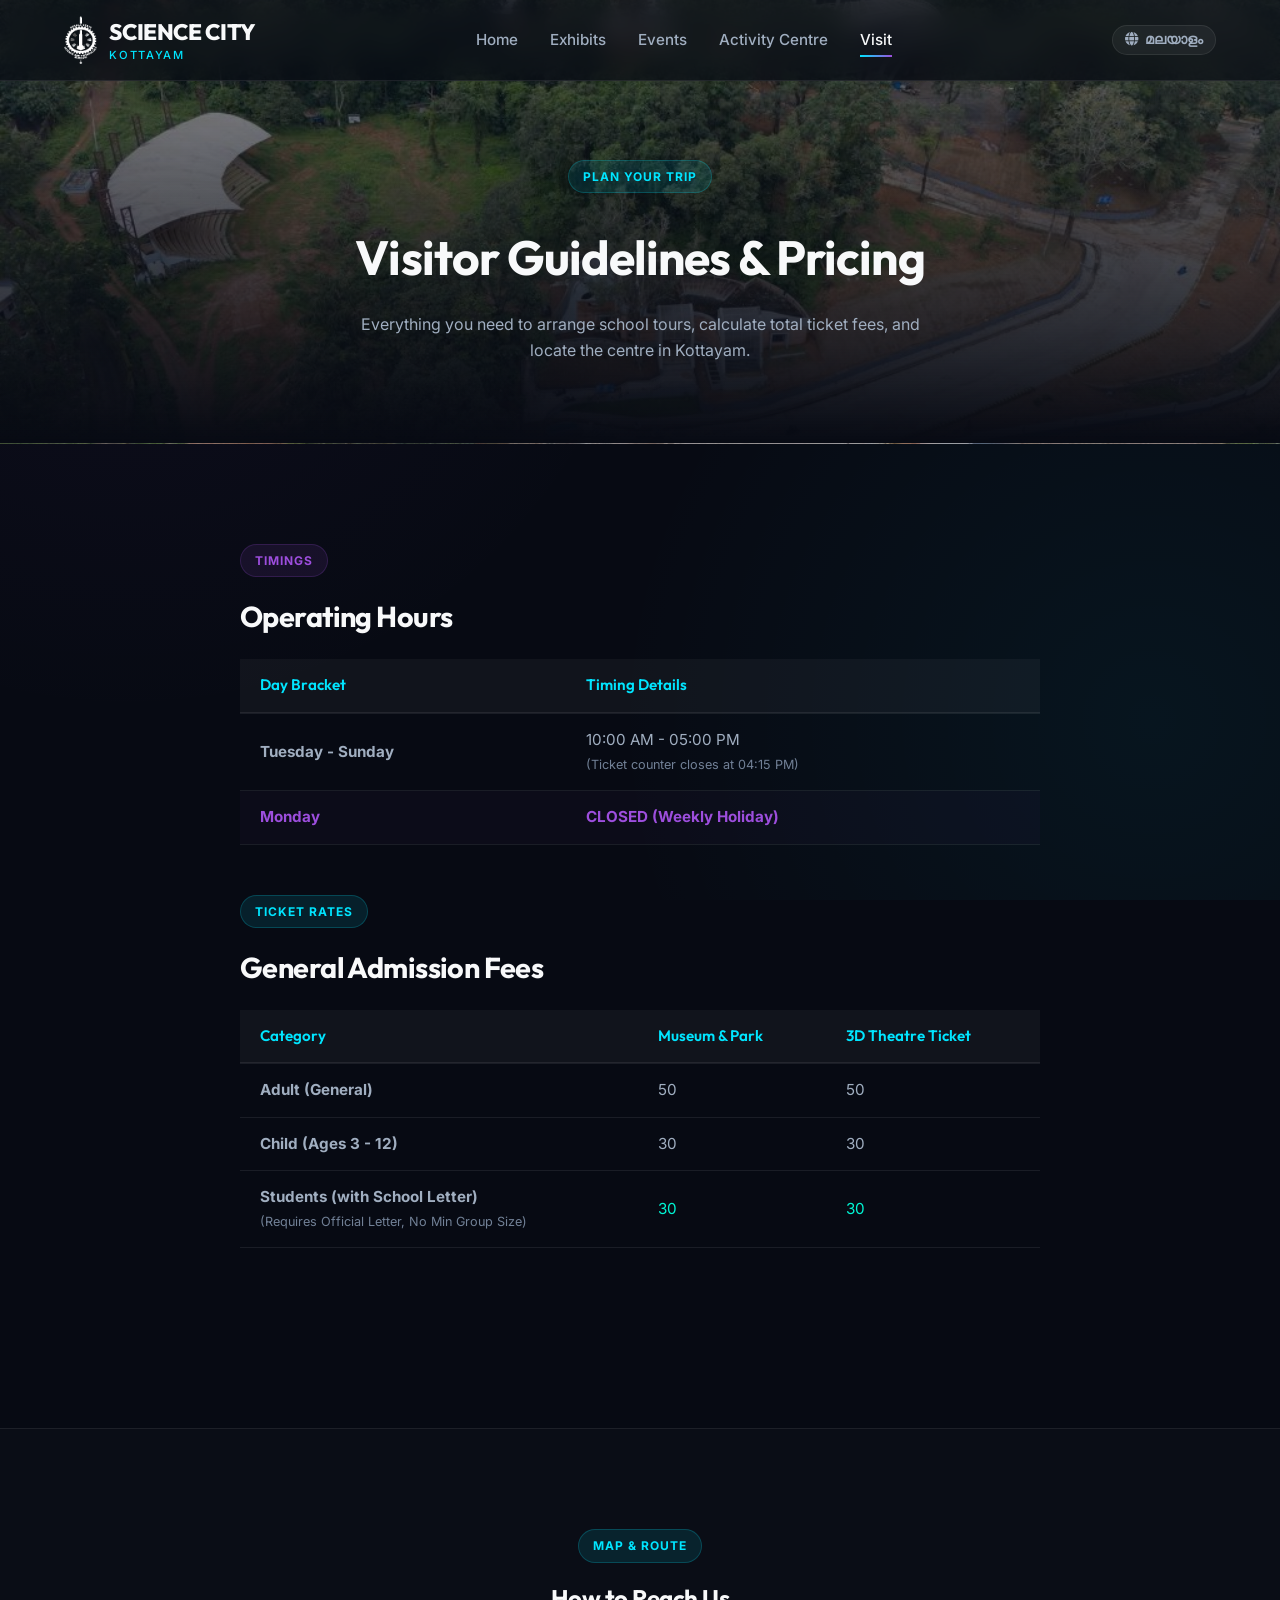
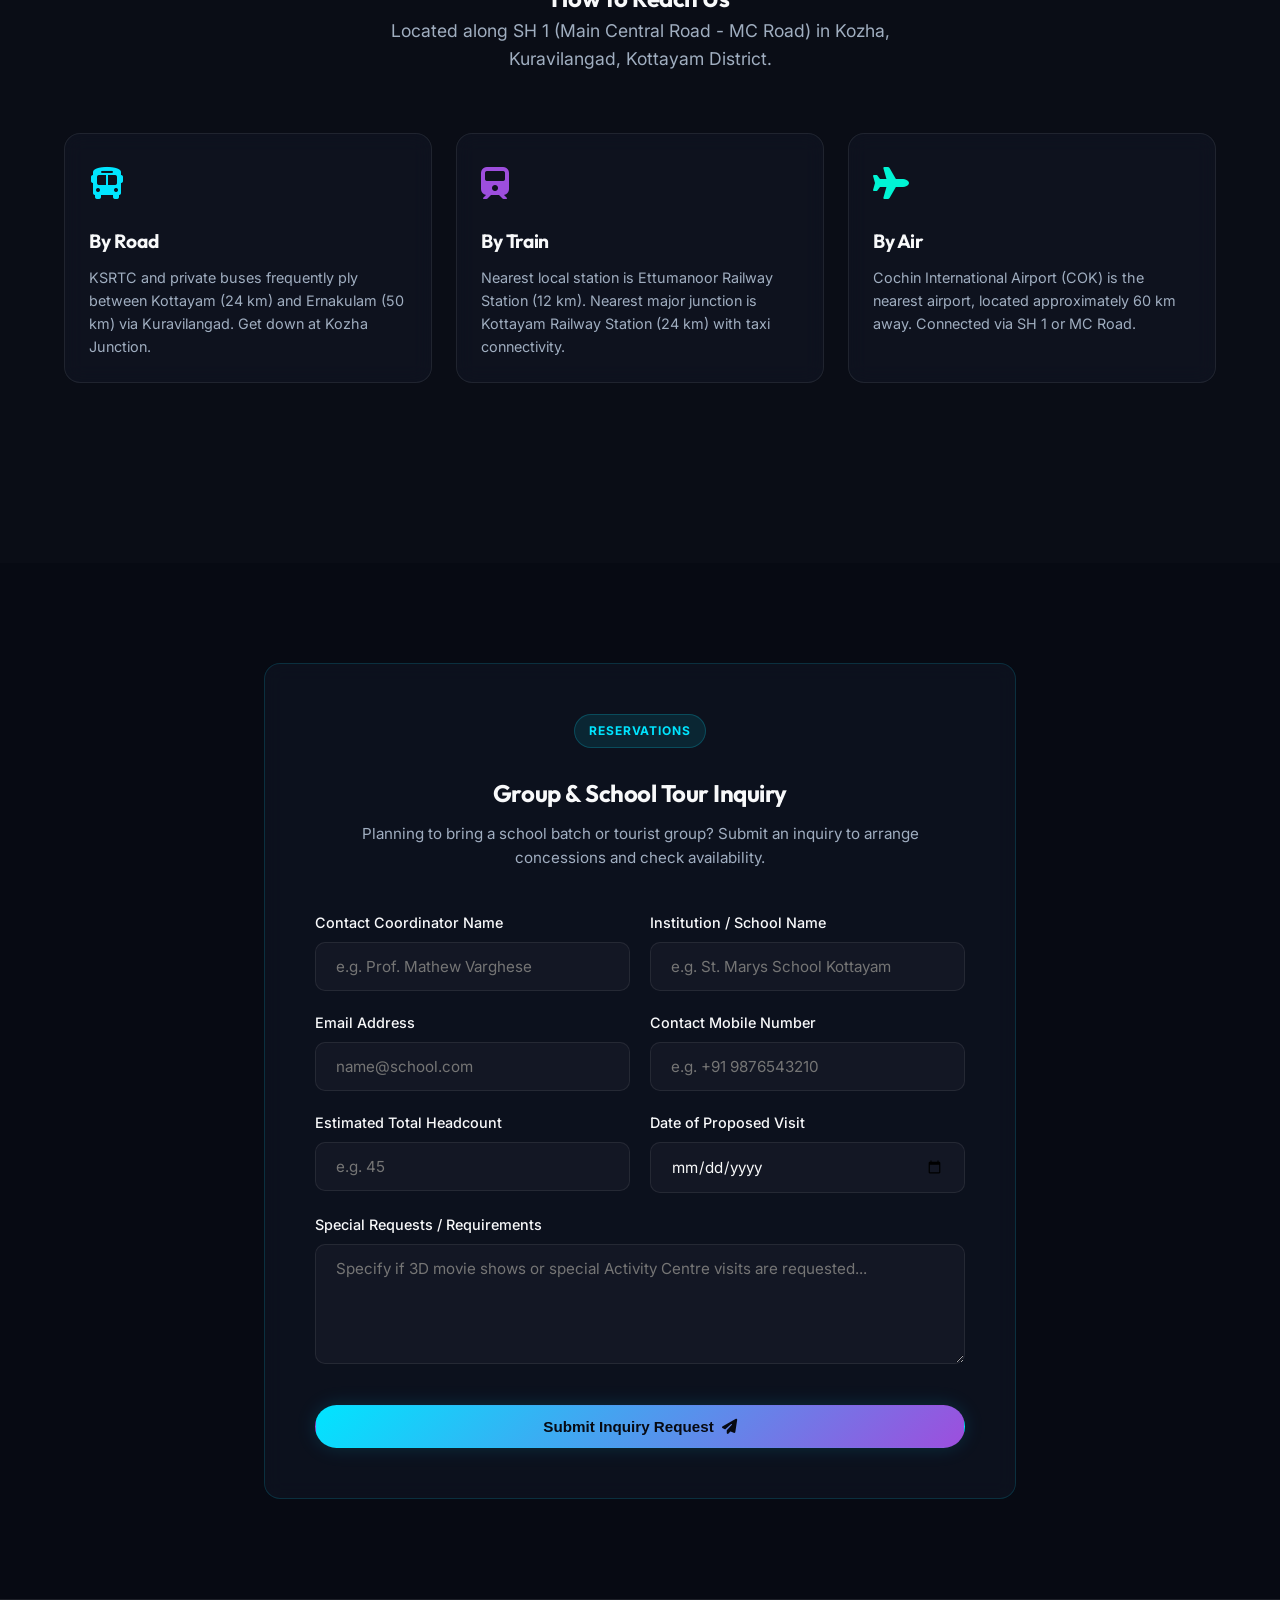
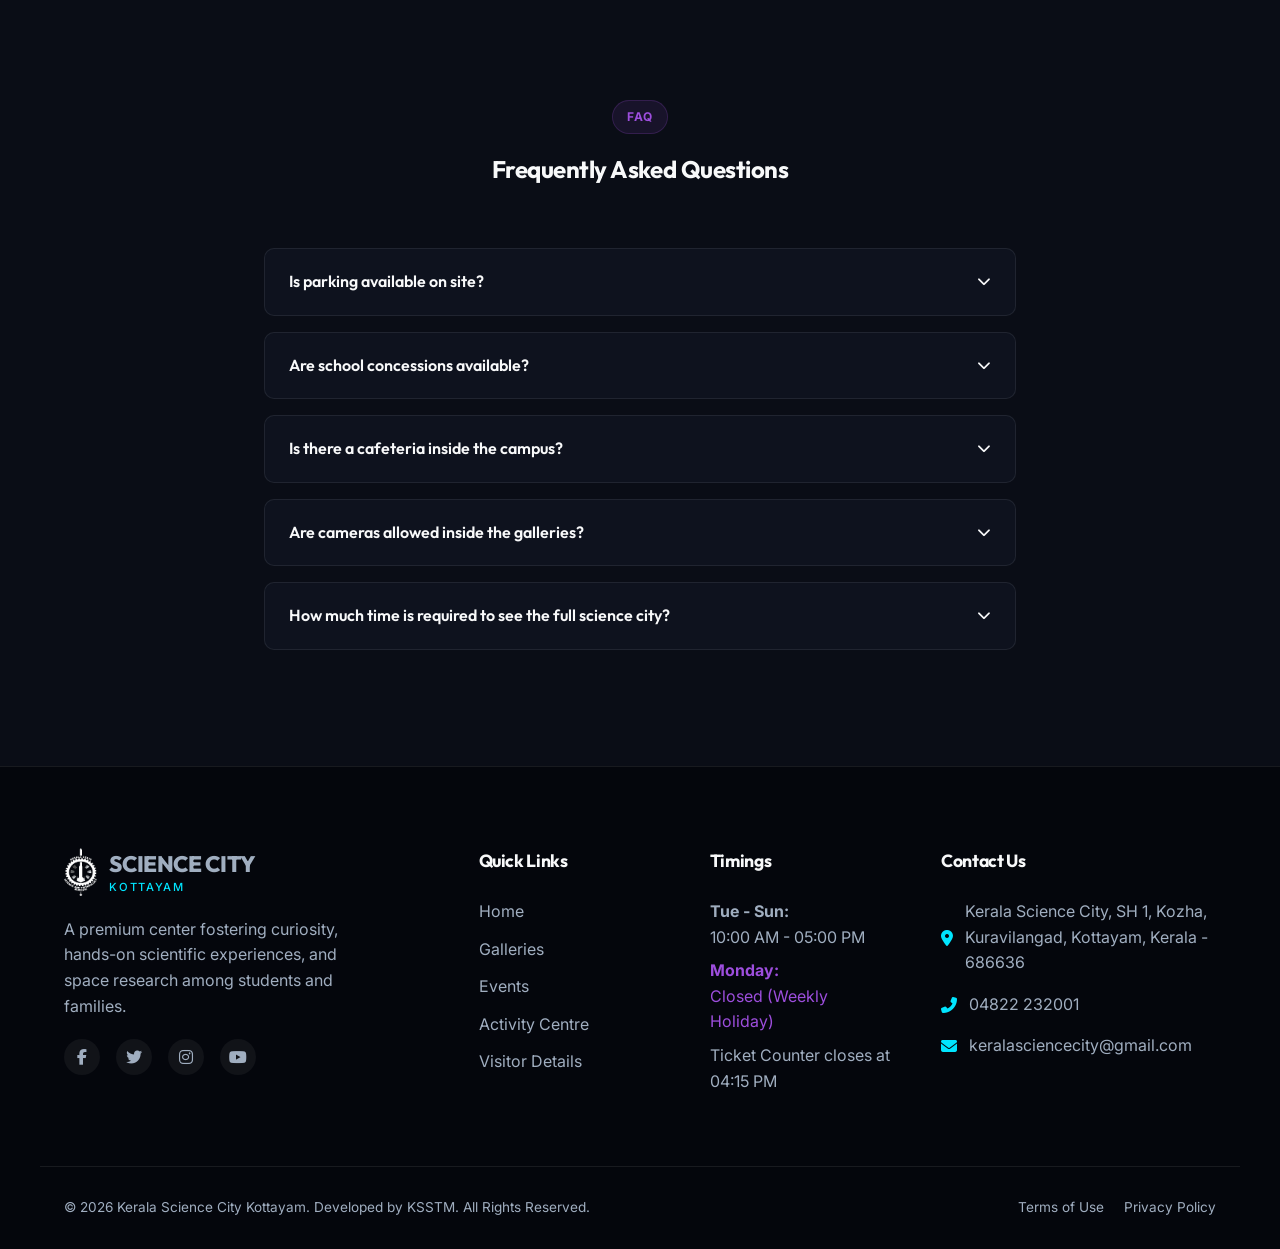
<file: visit.html>
<!DOCTYPE html>



<html lang="en">



<head>



    <meta charset="UTF-8">



    <meta name="viewport" content="width=device-width, initial-scale=1.0">



    <title>Plan Your Visit | Kerala Science City Kottayam</title>



    <meta name="description" content="Plan your trip to Kerala Science City Kottayam. Find timings, ticket rates, visitor FAQs, transit routes, and use our interactive ticket price calculator.">



    <!-- Stylesheets -->



    <link rel="stylesheet" href="./style.css">



    <!-- Font Awesome Icons -->



    <link rel="stylesheet" href="https://cdnjs.cloudflare.com/ajax/libs/font-awesome/6.4.0/css/all.min.css">



    <style>



        .banner {



            padding: 160px 0 80px 0;



            background: linear-gradient(180deg, rgba(7, 10, 19, 0.4) 0%, var(--bg-dark) 100%), 



                        url('./assets/images/science_city_entrance_topview.jpg') center/cover no-repeat;



            border-bottom: 1px solid var(--border-color);



            text-align: center;



        }



        



        /* Grid Split for Details */



        .visit-grid {

    display: block;

    max-width: 800px;

    margin: 0 auto 80px auto;

}



        



        /* Styled Tables */



        .info-table {



            width: 100%;



            border-collapse: collapse;



            margin-top: 16px;



            font-size: 0.95rem;



        }



        .info-table th {



            background: rgba(255, 255, 255, 0.04);



            color: var(--primary-cyan);



            text-align: left;



            padding: 14px 20px;



            font-weight: 600;



            border-bottom: 2px solid var(--border-color);



            font-family: var(--font-heading);



        }



        .info-table td {



            padding: 14px 20px;



            border-bottom: 1px solid var(--border-color);



            color: var(--text-secondary);



        }



        .info-table tr:hover td {



            color: var(--text-primary);



            background: rgba(255, 255, 255, 0.01);



        }



        



        /* Calculator Card */



        .calc-panel {



            border-color: rgba(0, 229, 255, 0.15);



        }



        .calc-row {



            display: grid;



            grid-template-columns: 2fr 1fr;



            gap: 16px;



            align-items: center;



            margin-bottom: 18px;



        }



        .calc-total-box {



            background: rgba(7, 10, 19, 0.5);



            border: 1px solid var(--border-color-glow);



            border-radius: 10px;



            padding: 24px;



            margin-top: 24px;



        }



        .calc-total-row {



            display: flex;



            justify-content: space-between;



            margin-bottom: 10px;



            font-size: 0.9rem;



            color: var(--text-secondary);



        }



        .calc-total-row:last-child {



            margin-bottom: 0;



            padding-top: 10px;



            border-top: 1px solid var(--border-color);



            font-size: 1.2rem;



            font-weight: 700;



            color: var(--primary-cyan);



        }



        



        /* Map / Directions cards */



        .directions-grid {



            display: grid;



            grid-template-columns: repeat(3, 1fr);



            gap: 24px;



            margin-bottom: 80px;



        }



        



        /* FAQ Accordions */



        .faq-item {



            margin-bottom: 16px;



            border: 1px solid var(--border-color);



            border-radius: 10px;



            overflow: hidden;



            background: var(--bg-card);



            transition: var(--transition-smooth);



        }



        .faq-question {



            padding: 20px 24px;



            font-weight: 600;



            cursor: pointer;



            display: flex;



            justify-content: space-between;



            align-items: center;



            font-family: var(--font-heading);



        }



        .faq-answer {



            padding: 0 24px 20px 24px;



            color: var(--text-secondary);



            display: none;



            font-size: 0.95rem;



            border-top: 1px solid transparent;



            animation: fadeInUp 0.3s ease forwards;



        }



        .faq-item.active {



            border-color: var(--border-color-glow);



        }



        .faq-item.active .faq-answer {



            display: block;



            border-top-color: var(--border-color);



        }



        .faq-item.active .faq-question i {



            transform: rotate(180deg);



            color: var(--primary-cyan);



        }



        .faq-question i {



            transition: var(--transition-smooth);



            font-size: 0.85rem;



        }



        



        @media (max-width: 992px) {



            .visit-grid {

    display: block;

    max-width: 800px;

    margin: 0 auto 80px auto;

}



            .directions-grid {



                grid-template-columns: 1fr;



                gap: 16px;



            }



        }



    </style>



</head>



<body class="lang-en">



    <!-- Sticky Header -->



    <header>



        <div class="container navbar">



            <a href="./index.html" class="logo">



                <img src="./assets/images/ksstm_logo.png?v=3" alt="KSSTM Logo" class="logo-img">



                <div>



                    <span class="logo-text">SCIENCE CITY</span>



                    <span class="logo-sub">Kottayam</span>



                </div>



            </a>



            



            <ul class="nav-links">



                <li><a href="./index.html"><span class="lang-en">Home</span><span class="lang-ml">ഹോം</span></a></li>



                <li><a href="./exhibits.html"><span class="lang-en">Exhibits</span><span class="lang-ml">പ്രദർശനങ്ങൾ</span></a></li>



                <li><a href="./events.html"><span class="lang-en">Events</span><span class="lang-ml">പരിപാടികൾ</span></a></li>



                <li><a href="./activity.html"><span class="lang-en">Activity Centre</span><span class="lang-ml">ആക്ടിവിറ്റി സെന്റർ</span></a></li>



                <li><a href="./visit.html" class="active"><span class="lang-en">Visit</span><span class="lang-ml">സന്ദർശനം</span></a></li>



            </ul>



            <div class="nav-controls">



                <button class="lang-switch" id="lang-toggle-btn" aria-label="Toggle Language">



                    <i class="fas fa-globe"></i> മലയാളം



                </button>



                <button class="mobile-menu-toggle" aria-label="Toggle Mobile Menu">



                    <i class="fas fa-bars"></i>



                </button>



            </div>



        </div>



    </header>



    <!-- Banner -->



    <section class="banner">



        <div class="container">



            <span class="badge"><span class="lang-en">Plan Your Trip</span><span class="lang-ml">യാത്ര പ്ലാൻ ചെയ്യാം</span></span>



            <h1 style="font-size: 3rem; margin-top: 10px;">



                <span class="lang-en">Visitor Guidelines & Pricing</span>



                <span class="lang-ml">സമയവിവരങ്ങളും ടിക്കറ്റ് നിരക്കും</span>



            </h1>



            <p style="color: var(--text-secondary); max-width: 600px; margin: 16px auto 0 auto;">



                <span class="lang-en">Everything you need to arrange school tours, calculate total ticket fees, and locate the centre in Kottayam.</span>



                <span class="lang-ml">പ്രവേശന നിരക്കുകൾ, സ്കൂൾ ഗ്രൂപ്പുകൾക്കുള്ള ആനുകൂല്യങ്ങൾ, വിലാസം എന്നിവ താഴെ നൽകുന്നു.</span>



            </p>



        </div>



    </section>



    <!-- Info Sections and Calculator -->



    <section class="section">



        <div class="container">



            <div class="visit-grid">

            <!-- Timings -->

            <span class="badge badge-purple"><span class="lang-en">Timings</span><span class="lang-ml">പ്രവർത്തന സമയം</span></span>

            <h3 style="font-size: 1.8rem; margin-bottom: 20px; font-family: var(--font-heading);">

                <span class="lang-en">Operating Hours</span>

                <span class="lang-ml">പ്രവർത്തന സമയം</span>

            </h3>

            <table class="info-table" style="margin-bottom: 50px;">

                <thead>

                    <tr>

                        <th><span class="lang-en">Day Bracket</span><span class="lang-ml">ദിവസങ്ങൾ</span></th>

                        <th><span class="lang-en">Timing Details</span><span class="lang-ml">സമയം</span></th>

                    </tr>

                </thead>

                <tbody>

                    <tr>

                        <td><strong><span class="lang-en">Tuesday - Sunday</span><span class="lang-ml">ചൊവ്വ - ഞായർ</span></strong></td>

                        <td>10:00 AM - 05:00 PM <br><small style="color: var(--text-muted);"><span class="lang-en">(Ticket counter closes at 04:15 PM)</span><span class="lang-ml">(ടിക്കറ്റ് കൗണ്ടർ 4:15-ന് അടയ്ക്കും)</span></small></td>

                    </tr>

                    <tr style="background: rgba(157, 78, 221, 0.03);">

                        <td style="color: var(--secondary-purple);"><strong><span class="lang-en">Monday</span><span class="lang-ml">തിങ്കൾ</span></strong></td>

                        <td style="color: var(--secondary-purple);"><strong><span class="lang-en">CLOSED (Weekly Holiday)</span><span class="lang-ml">അവധി ദിവസം</span></strong></td>

                    </tr>

                </tbody>

            </table>



            <!-- Pricing Table -->

            <span class="badge"><span class="lang-en">Ticket Rates</span><span class="lang-ml">ടിക്കറ്റ് നിരക്കുകൾ</span></span>

            <h3 style="font-size: 1.8rem; margin-bottom: 20px; font-family: var(--font-heading);">

                <span class="lang-en">General Admission Fees</span>

                <span class="lang-ml">പൊതു പ്രവേശന നിരക്കുകൾ</span>

            </h3>

            <table class="info-table">

                <thead>

                    <tr>

                        <th><span class="lang-en">Category</span><span class="lang-ml">വിഭാഗം</span></th>

                        <th><span class="lang-en">Museum & Park</span><span class="lang-ml">മ്യൂസിയം & പാർക്ക്</span></th>

                        <th><span class="lang-en">3D Theatre Ticket</span><span class="lang-ml">3D തിയേറ്റർ</span></th>

                    </tr>

                </thead>

                <tbody>

                    <tr>

                        <td><strong><span class="lang-en">Adult (General)</span><span class="lang-ml">മുതിർന്നവർ (പൊതുവായത്)</span></strong></td>

                        <td>50</td>

                        <td>50</td>

                    </tr>

                    <tr>

                        <td><strong><span class="lang-en">Child (Ages 3 - 12)</span><span class="lang-ml">കുട്ടികൾ (3 - 12 വയസ്സ്)</span></strong></td>

                        <td>30</td>

                        <td>30</td>

                    </tr>

                    <tr>

                        <td>

                            <strong><span class="lang-en">Students (with School Letter)</span><span class="lang-ml">വിദ്യാർത്ഥികൾ (സ്കൂൾ കത്തുമായി)</span></strong><br>

                            <small style="color: var(--text-muted);"><span class="lang-en">(Requires Official Letter, No Min Group Size)</span><span class="lang-ml">(സ്കൂൾ ലെറ്റർ ആവശ്യമാണ്, കുറഞ്ഞ അളവ് നിബന്ധനയില്ല)</span></small>

                        </td>

                        <td style="color: var(--accent-emerald);">30</td>

                        <td style="color: var(--accent-emerald);">30</td>

                    </tr>

                </tbody>

            </table>

        </div>

    </div>

</section>



    <!-- Travel Directions Section -->



    <section class="section" style="border-top: 1px solid var(--border-color); background: rgba(255, 255, 255, 0.01);">



        <div class="container">



            <div class="section-header">



                <span class="badge"><span class="lang-en">Map & Route</span><span class="lang-ml">വഴിവിവരം</span></span>



                <h2><span class="lang-en">How to Reach Us</span><span class="lang-ml">എത്തിച്ചേരേണ്ട വഴി</span></h2>



                <p class="section-subtitle">



                    <span class="lang-en">Located along SH 1 (Main Central Road - MC Road) in Kozha, Kuravilangad, Kottayam District.</span>



                    <span class="lang-ml">കോട്ടയം ജില്ലയിലെ കുറവിലങ്ങാടിനടുത്ത് കോഴയിൽ എം.സി റോഡിന് (SH 1) വശത്താണ് സയൻസ് സിറ്റി സ്ഥിതി ചെയ്യുന്നത്.</span>



                </p>



            </div>



            <!-- Direction Cards -->



            <div class="directions-grid">



                <!-- Road -->



                <div class="glass-panel" style="padding: 24px;">



                    <div style="font-size: 2rem; color: var(--primary-cyan); margin-bottom: 16px;"><i class="fas fa-bus"></i></div>



                    <h3 style="font-size: 1.2rem; margin-bottom: 10px;"><span class="lang-en">By Road</span><span class="lang-ml">റോഡ് മാർഗ്ഗം</span></h3>



                    <p style="font-size: 0.9rem; color: var(--text-secondary);">



                        <span class="lang-en">KSRTC and private buses frequently ply between Kottayam (24 km) and Ernakulam (50 km) via Kuravilangad. Get down at Kozha Junction.</span>



                        <span class="lang-ml">കോട്ടയം (24 കി.മീ), എറണാകുളം (50 കി.മീ) എന്നിവടങ്ങളിൽ നിന്നും കുറവിലങ്ങാട് വഴി സർവീസ് നടത്തുന്ന കെ.എസ്.ആർ.ടി.സി / പ്രൈവറ്റ് ബസുകളിൽ കയറി കോഴ ജംഗ്ഷനിൽ ഇറങ്ങുക.</span>



                    </p>



                </div>



                <!-- Train -->



                <div class="glass-panel" style="padding: 24px;">



                    <div style="font-size: 2rem; color: var(--secondary-purple); margin-bottom: 16px;"><i class="fas fa-train"></i></div>



                    <h3 style="font-size: 1.2rem; margin-bottom: 10px;"><span class="lang-en">By Train</span><span class="lang-ml">ട്രെയിൻ മാർഗ്ഗം</span></h3>



                    <p style="font-size: 0.9rem; color: var(--text-secondary);">



                        <span class="lang-en">Nearest local station is Ettumanoor Railway Station (12 km). Nearest major junction is Kottayam Railway Station (24 km) with taxi connectivity.</span>



                        <span class="lang-ml">ഏറ്റവും അടുത്തുള്ള റെയിൽവേ സ്റ്റേഷൻ ഏറ്റുമാനൂർ (12 കി.മീ) ആണ്. പ്രധാന ട്രെയിനുകൾ നിർത്തുന്ന കോട്ടയം റെയിൽവേ സ്റ്റേഷനിലേക്ക് 24 കി.മീ ദൂരമുണ്ട്.</span>



                    </p>



                </div>



                <!-- Air -->



                <div class="glass-panel" style="padding: 24px;">



                    <div style="font-size: 2rem; color: var(--accent-emerald); margin-bottom: 16px;"><i class="fas fa-plane"></i></div>



                    <h3 style="font-size: 1.2rem; margin-bottom: 10px;"><span class="lang-en">By Air</span><span class="lang-ml">വിമാന മാർഗ്ഗം</span></h3>



                    <p style="font-size: 0.9rem; color: var(--text-secondary);">



                        <span class="lang-en">Cochin International Airport (COK) is the nearest airport, located approximately 60 km away. Connected via SH 1 or MC Road.</span>



                        <span class="lang-ml">ഏറ്റവും അടുത്തുള്ള വിമാനത്താവളം കൊച്ചി അന്താരാഷ്ട്ര വിമാനത്താവളം (നെടുമ്പാശ്ശേരി) ആണ്. ഇവിടെ നിന്നും സയൻസ് സിറ്റിയിലേക്ക് ഏകദേശം 60 കി.മീ ദൂരമുണ്ട്.</span>



                    </p>



                </div>



            </div>



        </div>



    </section>



    <!-- Group Booking Inquiry Form -->



    <section class="section" id="booking">



        <div class="container" style="max-width: 800px;">



            <div class="glass-panel" style="border-color: rgba(0, 229, 255, 0.15); padding: 50px;">



                <div style="text-align: center; margin-bottom: 40px;">



                    <span class="badge"><span class="lang-en">Reservations</span><span class="lang-ml">മുൻകൂർ ബുക്കിംഗ്</span></span>



                    <h2 style="font-family: var(--font-heading); margin-top: 10px;">



                        <span class="lang-en">Group & School Tour Inquiry</span>



                        <span class="lang-ml">സ്കൂൾ ഗ്രൂപ്പുകൾക്കായുള്ള അന്വേഷണ ഫോം</span>



                    </h2>



                    <p style="color: var(--text-secondary); font-size: 0.95rem; margin-top: 10px;">



                        <span class="lang-en">Planning to bring a school batch or tourist group? Submit an inquiry to arrange concessions and check availability.</span>



                        <span class="lang-ml">നിങ്ങളുടെ സ്കൂളിൽ നിന്നോ സ്ഥാപനങ്ങളിൽ നിന്നോ ഒരുമിച്ച് സന്ദർശിക്കാൻ താല്പര്യമുണ്ടെങ്കിൽ താഴെയുള്ള ഫോം പൂരിപ്പിച്ചു അയക്കുക.</span>



                    </p>



                </div>



                



                <form id="inquiry-form">



                    <div style="display: grid; grid-template-columns: 1fr 1fr; gap: 20px; margin-bottom: 20px;">



                        <div>



                            <label class="form-label" for="inq-name"><span class="lang-en">Contact Coordinator Name</span><span class="lang-ml">കോർഡിനേറ്ററുടെ പേര്</span></label>



                            <input type="text" id="inq-name" class="form-control" placeholder="e.g. Prof. Mathew Varghese" required>



                        </div>



                        <div>



                            <label class="form-label" for="inq-org"><span class="lang-en">Institution / School Name</span><span class="lang-ml">സ്കൂൾ / സ്ഥാപനത്തിന്റെ പേര്</span></label>



                            <input type="text" id="inq-org" class="form-control" placeholder="e.g. St. Marys School Kottayam" required>



                        </div>



                    </div>



                    <div style="display: grid; grid-template-columns: 1fr 1fr; gap: 20px; margin-bottom: 20px;">



                        <div>



                            <label class="form-label" for="inq-email"><span class="lang-en">Email Address</span><span class="lang-ml">ഇമെയിൽ വിലാസം</span></label>



                            <input type="email" id="inq-email" class="form-control" placeholder="name@school.com" required>



                        </div>



                        <div>



                            <label class="form-label" for="inq-phone"><span class="lang-en">Contact Mobile Number</span><span class="lang-ml">ഫോൺ നമ്പർ</span></label>



                            <input type="tel" id="inq-phone" class="form-control" placeholder="e.g. +91 9876543210" required>



                        </div>



                    </div>



                    <div style="display: grid; grid-template-columns: 1fr 1fr; gap: 20px; margin-bottom: 20px;">



                        <div>



                            <label class="form-label" for="inq-qty"><span class="lang-en">Estimated Total Headcount</span><span class="lang-ml">സന്ദർശകരുടെ എണ്ണം</span></label>



                            <input type="number" id="inq-qty" class="form-control" min="1" placeholder="e.g. 45" required>



                        </div>



                        <div>



                            <label class="form-label" for="inq-date"><span class="lang-en">Date of Proposed Visit</span><span class="lang-ml">സന്ദർശിക്കാൻ ഉദ്ദേശിക്കുന്ന തീയതി</span></label>



                            <input type="date" id="inq-date" class="form-control" required>



                        </div>



                    </div>



                    <div class="form-group">



                        <label class="form-label" for="inq-notes"><span class="lang-en">Special Requests / Requirements</span><span class="lang-ml">മറ്റ് ആവശ്യങ്ങൾ</span></label>



                        <textarea id="inq-notes" class="form-control" placeholder="Specify if 3D movie shows or special Activity Centre visits are requested..."></textarea>



                    </div>



                    <button type="submit" class="btn btn-primary" style="width: 100%; margin-top: 10px;">



                        <span class="lang-en">Submit Inquiry Request</span><span class="lang-ml">ബുക്കിംഗ് അന്വേഷണം സമർപ്പിക്കുക</span>



                        <i class="fas fa-paper-plane"></i>



                    </button>



                </form>



            </div>



        </div>



    </section>



    <!-- Frequently Asked Questions (FAQ) -->



    <section class="section" style="border-top: 1px solid var(--border-color); background: rgba(255, 255, 255, 0.01);">



        <div class="container" style="max-width: 800px;">



            <div class="section-header">



                <span class="badge badge-purple"><span class="lang-en">FAQ</span><span class="lang-ml">ചോദ്യോത്തരങ്ങൾ</span></span>



                <h2><span class="lang-en">Frequently Asked Questions</span><span class="lang-ml">പതിവ് ചോദ്യങ്ങൾ</span></h2>



            </div>



            <div class="faq-container">



                <!-- FAQ 1 -->



                <div class="faq-item">



                    <div class="faq-question">



                        <span><span class="lang-en">Is parking available on site?</span><span class="lang-ml">വാഹനങ്ങൾ പാർക്ക് ചെയ്യാനുള്ള സൗകര്യം ഉണ്ടോ?</span></span>



                        <i class="fas fa-chevron-down"></i>



                    </div>



                    <div class="faq-answer">



                        <span class="lang-en">Yes, the Science City campus has a very spacious dedicated parking area capable of hosting multiple school buses, vans, and private tourist cars at a nominal daily charge.</span>



                        <span class="lang-ml">അതെ, സയൻസ് സിറ്റി കോമ്പൗണ്ടിനുള്ളിൽ തന്നെ സ്കൂൾ ബസുകൾ, ടൂറിസ്റ്റ് വാനുകൾ, കാറുകൾ എന്നിവ പാർക്ക് ചെയ്യാനുള്ള വിശാലമായ പാർക്കിംഗ് സൗകര്യം ലഭ്യമാണ്.</span>



                    </div>



                </div>



                <!-- FAQ 2 -->



                <div class="faq-item">



                    <div class="faq-question">



                        <span><span class="lang-en">Are school concessions available?</span><span class="lang-ml">സ്കൂൾ ഗ്രൂപ്പുകൾക്ക് കൺസെഷൻ ലഭിക്കുമോ?</span></span>



                        <i class="fas fa-chevron-down"></i>



                    </div>



                    <div class="faq-answer">



                        <span class="lang-en">Yes! School students can enjoy a concession rate of ₹30 for each entry (both Galleries and 3D Theatre). To claim this rate, an official letter signed by the Head of the School (Headmaster/Principal) must be presented at the ticket counter. There is no minimum group size requirement. Any student (even older than 12) can claim this concession rate if they have an official school letter; otherwise, children aged 3 to 12 years are classified under regular child rates (₹30 each).</span>



                        <span class="lang-ml"><span class="lang-ml">അതെ! സ്കൂൾ വിദ്യാർത്ഥികൾക്ക് ഗാലറികൾക്കും 3D തിയേറ്റർ പ്രവേശനത്തിനും 30 രൂപ കൺസെഷൻ നിരക്കിൽ ടിക്കറ്റുകൾ ലഭിക്കും. ഈ നിരക്ക് ലഭിക്കുന്നതിനായി സ്കൂൾ മേധാവി (ഹെഡ്മാസ്റ്റർ/പ്രിൻസിപ്പൽ) ഒപ്പിട്ട ഔദ്യോഗിക സാക്ഷ്യപത്രം ടിക്കറ്റ് കൗണ്ടറിൽ ഹാജരാക്കേണ്ടതാണ്. ഇതിനായി വിദ്യാർത്ഥികളുടെ കുറഞ്ഞ എണ്ണത്തിൽ നിബന്ധനയില്ല. ഒപ്പം 3 മുതൽ 12 വയസ്സ് വരെയുള്ള കുട്ടികൾക്ക് ഔദ്യോഗിക ലെറ്റർ ഇല്ലെങ്കിലും ചൈൽഡ് നിരക്കായ 30 രൂപ ലഭ്യമായിരിക്കും.</span>



                    </div>



                </div>



                <!-- FAQ 3 -->



                <div class="faq-item">



                    <div class="faq-question">



                        <span><span class="lang-en">Is there a cafeteria inside the campus?</span><span class="lang-ml">ഭക്ഷണശാലകൾ ലഭ്യമാണോ?</span></span>



                        <i class="fas fa-chevron-down"></i>



                    </div>



                    <div class="faq-answer">



                        <span class="lang-en">Yes, a light refreshment cafeteria operates on the campus, offering drinking water, juices, tea, coffee, snacks, and light meals for the convenience of travelers.</span>



                        <span class="lang-ml">അതെ, കുടിവെള്ളം, ചായ, ലഘുഭക്ഷണങ്ങൾ, ലളിതമായ ഉച്ചഭക്ഷണം എന്നിവ ലഭിക്കുന്ന ഒരു ലഘുഭക്ഷണശാല സയൻസ് സിറ്റി ക്യാമ്പസിൽ പ്രവർത്തിക്കുന്നുണ്ട്.</span>



                    </div>



                </div>



                <!-- FAQ 4 -->



                <div class="faq-item">



                    <div class="faq-question">



                        <span><span class="lang-en">Are cameras allowed inside the galleries?</span><span class="lang-ml">ക്യാമറകൾ അനുവദിക്കുമോ?</span></span>



                        <i class="fas fa-chevron-down"></i>



                    </div>



                    <div class="faq-answer">



                        <span class="lang-en">Still photography using mobile phones is allowed for personal use. Professional DSLR cameras and video recording inside the galleries require special permissions and additional tickets from the counter. Flash photography is prohibited inside the marine habitat zone.</span>



                        <span class="lang-ml">വ്യക്തിപരമായ ആവശ്യങ്ങൾക്കായി മൊബൈൽ ഫോണുകളിൽ ഫോട്ടോ എടുക്കാൻ അനുവാദമുണ്ട്. എന്നാൽ പ്രൊഫഷണൽ ക്യാമറകൾ ഉപയോഗിക്കുന്നതിനും വീഡിയോകൾ റെക്കോർഡ് ചെയ്യുന്നതിനും കൗണ്ടറിൽ നിന്നും പ്രത്യേകം ടിക്കറ്റ് എടുക്കേണ്ടതുണ്ട്.</span>



                    </div>



                </div>



                



                <!-- FAQ 5 -->



                <div class="faq-item">



                    <div class="faq-question">



                        <span><span class="lang-en">How much time is required to see the full science city?</span><span class="lang-ml">സയൻസ് സിറ്റി മുഴുവൻ കാണാൻ എത്ര സമയമെടുക്കും?</span></span>



                        <i class="fas fa-chevron-down"></i>



                    </div>



                    <div class="faq-answer">



                        <span class="lang-en">To fully interact with all displays inside the galleries, stroll around the Outdoor Science Park, visit the Dinosaur Enclave, and watch a 3D movie show, we highly recommend setting aside 3 to 4 hours.</span>



                        <span class="lang-ml">ഗ്യാലറികളിലെ ഉപകരണങ്ങൾ പ്രവർത്തിപ്പിച്ചു നോക്കാനും ഔട്ട്ഡോർ പാർക്ക്, ദിനോസർ എൻക്ലേവ് എന്നിവ കാണാനും ഒരു 3D തിയേറ്റർ ഷോ കാണാനും കുറഞ്ഞത് 3 മുതൽ 4 മണിക്കൂർ വരെ സമയം ആവശ്യമാണ്.</span>



                    </div>



                </div>



            </div>



        </div>



    </section>



    <!-- Footer -->



    <footer>



        <div class="container footer-grid">



            <div class="footer-col footer-about">



                <a href="./index.html" class="logo" style="margin-bottom: 20px; display: inline-flex;">



                    <img src="./assets/images/ksstm_logo.png?v=3" alt="KSSTM Logo" class="logo-img">



                    <div>



                        <span class="logo-text">SCIENCE CITY</span>



                        <span class="logo-sub">Kottayam</span>



                    </div>



                </a>



                <p>



                    <span class="lang-en">A premium center fostering curiosity, hands-on scientific experiences, and space research among students and families.</span>



                    <span class="lang-ml">ശാസ്ത്ര താല്പര്യങ്ങൾ വളർത്താനും പരീക്ഷണങ്ങൾ സ്വയം ചെയ്യാനുമായി കോട്ടയത്ത് ഒരുക്കിയിട്ടുള്ള അത്യാധുനിക സയൻസ് സെന്റർ.</span>



                </p>



                <div class="social-links">



                    <a href="#" class="social-icon" aria-label="Facebook"><i class="fab fa-facebook-f"></i></a>



                    <a href="#" class="social-icon" aria-label="Twitter"><i class="fab fa-twitter"></i></a>



                    <a href="#" class="social-icon" aria-label="Instagram"><i class="fab fa-instagram"></i></a>



                    <a href="#" class="social-icon" aria-label="YouTube"><i class="fab fa-youtube"></i></a>



                </div>



            </div>



            



            <div class="footer-col">



                <h4><span class="lang-en">Quick Links</span><span class="lang-ml">പെട്ടെന്നുള്ള ലിങ്കുകൾ</span></h4>



                <ul class="footer-links">



                    <li><a href="./index.html"><span class="lang-en">Home</span><span class="lang-ml">ഹോം</span></a></li>



                    <li><a href="./exhibits.html"><span class="lang-en">Galleries</span><span class="lang-ml">പ്രദർശനങ്ങൾ</span></a></li>



                    <li><a href="./events.html"><span class="lang-en">Events</span><span class="lang-ml">പരിപാടികൾ</span></a></li>



                    <li><a href="./activity.html"><span class="lang-en">Activity Centre</span><span class="lang-ml">ആക്ടിവിറ്റി സെന്റർ</span></a></li>



                    <li><a href="./visit.html"><span class="lang-en">Visitor Details</span><span class="lang-ml">സന്ദർശക വിവരങ്ങൾ</span></a></li>



                </ul>



            </div>



            



            <div class="footer-col">



                <h4><span class="lang-en">Timings</span><span class="lang-ml">സമയവിവരം</span></h4>



                <ul class="footer-links" style="color: var(--text-secondary);">



                    <li style="margin-bottom: 8px;">



                        <strong><span class="lang-en">Tue - Sun:</span><span class="lang-ml">ചൊവ്വ - ഞായർ:</span></strong><br>



                        10:00 AM - 05:00 PM



                    </li>



                    <li style="margin-bottom: 8px; color: var(--secondary-purple);">



                        <strong><span class="lang-en">Monday:</span><span class="lang-ml">തിങ്കളാഴ്ച:</span></strong><br>



                        <span class="lang-en">Closed (Weekly Holiday)</span><span class="lang-ml">അവധി ദിവസം</span>



                    </li>



                    <li>



                        <span class="lang-en">Ticket Counter closes at 04:15 PM</span>



                        <span class="lang-ml">ടിക്കറ്റ് കൗണ്ടർ 4:15-ന് അടയ്ക്കും</span>



                    </li>



                </ul>



            </div>



            



            <div class="footer-col footer-contact">



                <h4><span class="lang-en">Contact Us</span><span class="lang-ml">ബന്ധപ്പെടുക</span></h4>



                <p>



                    <i class="fas fa-map-marker-alt icon"></i>



                    <span>



                        <span class="lang-en">Kerala Science City, SH 1, Kozha, Kuravilangad, Kottayam, Kerala - 686636</span>



                        <span class="lang-ml">കേരള സയൻസ് സിറ്റി, കോഴ, കുറുപ്പന്തറ-കുറവിലങ്ങാട് റോഡ്, കോട്ടയം - 686636</span>



                    </span>



                </p>



                <p>



                    <i class="fas fa-phone-alt icon"></i>



                    <span>04822 232001</span>



                </p>



                <p>



                    <i class="fas fa-envelope icon"></i>



                    <span>keralasciencecity@gmail.com</span>



                </p>



            </div>



        </div>



        



        <div class="container footer-bottom">



            <p>&copy; 2026 Kerala Science City Kottayam. Developed by KSSTM. All Rights Reserved.</p>



            <p>



                <a href="./visit.html#terms" style="margin-right: 16px;"><span class="lang-en">Terms of Use</span><span class="lang-ml">ഉപാധികൾ</span></a>



                <a href="./visit.html#privacy"><span class="lang-en">Privacy Policy</span><span class="lang-ml">സ്വകാര്യതാനയം</span></a>



            </p>



        </div>



    </footer>



    <!-- Logic Script -->



    <script src="./main.js"></script>



    



    <!-- FAQ Toggle Handler -->



    <script>



        const faqQuestions = document.querySelectorAll('.faq-question');



        faqQuestions.forEach(q => {



            q.addEventListener('click', () => {



                const item = q.parentElement;



                item.classList.toggle('active');



            });



        });



    </script>



</body>



</html>
</file>
<file: style.css>
/* 

   Kerala Science City Kottayam - Main Stylesheet

   Modern, Premium, Sci-Fi Inspired Design System

*/



@import url('https://fonts.googleapis.com/css2?family=Inter:wght@300;400;500;600;700&family=Outfit:wght@300;400;500;600;700;800&display=swap');



/* CSS Custom Variables */

:root {

    --bg-dark: #070a13;

    --bg-card: rgba(17, 22, 37, 0.6);

    --bg-card-hover: rgba(25, 32, 54, 0.8);

    --border-color: rgba(255, 255, 255, 0.08);

    --border-color-glow: rgba(0, 229, 255, 0.3);

    

    --primary-cyan: #00e5ff;

    --primary-cyan-rgb: 0, 229, 255;

    --secondary-purple: #9d4edd;

    --secondary-purple-rgb: 157, 78, 221;

    --accent-emerald: #00f5d4;

    --accent-emerald-rgb: 0, 245, 212;

    

    --text-primary: #f8f9fa;

    --text-secondary: #a0aec0;

    --text-muted: #718096;

    

    --transition-smooth: all 0.3s cubic-bezier(0.4, 0, 0.2, 1);

    --font-heading: 'Outfit', sans-serif;

    --font-body: 'Inter', sans-serif;

    --max-width: 1200px;

    --shadow-glow: 0 0 20px rgba(0, 229, 255, 0.15);

    --shadow-glow-purple: 0 0 20px rgba(157, 78, 221, 0.15);

}



/* Global Reset & Base Styles */

* {

    margin: 0;

    padding: 0;

    box-sizing: border-box;

}



html {

    scroll-behavior: smooth;

    font-size: 16px;

}



body {

    background-color: var(--bg-dark);

    color: var(--text-primary);

    font-family: var(--font-body);

    line-height: 1.6;

    overflow-x: hidden;

    background-image: 

        radial-gradient(circle at 10% 20%, rgba(157, 78, 221, 0.05) 0%, transparent 40%),

        radial-gradient(circle at 90% 80%, rgba(0, 229, 255, 0.05) 0%, transparent 40%);

    background-attachment: fixed;

}



/* Bilingual Language Toggling */

body.lang-en .lang-ml {

    display: none !important;

}



body.lang-ml .lang-en {

    display: none !important;

}



/* Typography styling */

h1, h2, h3, h4, h5, h6 {

    font-family: var(--font-heading);

    font-weight: 700;

    letter-spacing: -0.02em;

    color: var(--text-primary);

}



a {

    color: inherit;

    text-decoration: none;

    transition: var(--transition-smooth);

}



/* Custom Scrollbar */

::-webkit-scrollbar {

    width: 8px;

}



::-webkit-scrollbar-track {

    background: var(--bg-dark);

}



::-webkit-scrollbar-thumb {

    background: rgba(255, 255, 255, 0.1);

    border-radius: 4px;

}



::-webkit-scrollbar-thumb:hover {

    background: var(--primary-cyan);

    box-shadow: 0 0 8px var(--primary-cyan);

}



/* Layout Utilities */

.container {

    width: 100%;

    max-width: var(--max-width);

    margin: 0 auto;

    padding: 0 24px;

}



.section {

    padding: 100px 0;

    position: relative;

}



.section-header {

    text-align: center;

    margin-bottom: 60px;

}



.section-title {

    font-size: 2.5rem;

    background: linear-gradient(135deg, var(--text-primary) 30%, var(--primary-cyan) 100%);

    -webkit-background-clip: text;

    -webkit-text-fill-color: transparent;

    display: inline-block;

    margin-bottom: 12px;

}



.section-subtitle {

    color: var(--text-secondary);

    font-size: 1.1rem;

    max-width: 600px;

    margin: 0 auto;

}



/* Sticky Header and Navigation */

header {

    position: fixed;

    top: 0;

    left: 0;

    width: 100%;

    z-index: 1000;

    background: rgba(7, 10, 19, 0.7);

    backdrop-filter: blur(12px);

    border-bottom: 1px solid var(--border-color);

    transition: var(--transition-smooth);

}



header.scrolled {

    background: rgba(7, 10, 19, 0.9);

    border-bottom: 1px solid rgba(0, 229, 255, 0.15);

    box-shadow: 0 4px 30px rgba(0, 0, 0, 0.2);

}



.navbar {

    display: flex;

    justify-content: space-between;

    align-items: center;

    height: 80px;

    transition: var(--transition-smooth);

}



header.scrolled .navbar {

    height: 70px;

}



.logo {

    display: flex;

    align-items: center;

    gap: 12px;

}



.logo-img {

    height: 48px;

    width: auto;

    filter: invert(1) brightness(1.8);

    transition: var(--transition-smooth);

}



header.scrolled .logo-img {

    height: 40px;

}



.logo-icon {

    width: 40px;

    height: 40px;

    background: linear-gradient(135deg, var(--primary-cyan), var(--secondary-purple));

    border-radius: 10px;

    display: flex;

    align-items: center;

    justify-content: center;

    font-weight: 800;

    font-size: 1.3rem;

    color: var(--bg-dark);

    box-shadow: var(--shadow-glow);

}



.logo-text {

    font-family: var(--font-heading);

    font-weight: 800;

    font-size: 1.4rem;

    letter-spacing: -0.03em;

}



.logo-sub {

    font-size: 0.7rem;

    text-transform: uppercase;

    letter-spacing: 0.15em;

    color: var(--primary-cyan);

    display: block;

    font-weight: 500;

    margin-top: -4px;

}



.nav-links {

    display: flex;

    list-style: none;

    gap: 32px;

    align-items: center;

}



.nav-links a {

    font-weight: 500;

    font-size: 0.95rem;

    color: var(--text-secondary);

    position: relative;

    padding: 8px 0;

}



.nav-links a::after {

    content: '';

    position: absolute;

    bottom: 0;

    left: 0;

    width: 0;

    height: 2px;

    background: linear-gradient(90deg, var(--primary-cyan), var(--secondary-purple));

    transition: var(--transition-smooth);

}



.nav-links a:hover,

.nav-links a.active {

    color: var(--text-primary);

}



.nav-links a:hover::after,

.nav-links a.active::after {

    width: 100%;

}



.nav-controls {

    display: flex;

    align-items: center;

    gap: 16px;

}



/* Language Toggle Switch */

.lang-switch {

    background: rgba(255, 255, 255, 0.05);

    border: 1px solid var(--border-color);

    padding: 6px 12px;

    border-radius: 20px;

    cursor: pointer;

    font-weight: 600;

    font-size: 0.85rem;

    display: flex;

    align-items: center;

    gap: 6px;

    transition: var(--transition-smooth);

    color: var(--text-secondary);

}



.lang-switch:hover {

    border-color: var(--primary-cyan);

    color: var(--primary-cyan);

    background: rgba(0, 229, 255, 0.05);

}



.mobile-menu-toggle {

    display: none;

    background: none;

    border: none;

    color: var(--text-primary);

    font-size: 1.5rem;

    cursor: pointer;

}



/* Glassmorphism Cards & Panels */

.glass-panel {

    background: var(--bg-card);

    border: 1px solid var(--border-color);

    backdrop-filter: blur(10px);

    border-radius: 16px;

    padding: 32px;

    transition: var(--transition-smooth);

}



.glass-panel:hover {

    border-color: var(--border-color-glow);

    background: var(--bg-card-hover);

    box-shadow: 0 10px 30px rgba(0, 229, 255, 0.04);

}



/* Button Components */

.btn {

    display: inline-flex;

    align-items: center;

    justify-content: center;

    gap: 8px;

    padding: 12px 28px;

    border-radius: 30px;

    font-weight: 600;

    font-size: 0.95rem;

    cursor: pointer;

    transition: var(--transition-smooth);

    border: 1px solid transparent;

}



.btn-primary {

    background: linear-gradient(135deg, var(--primary-cyan) 0%, var(--secondary-purple) 100%);

    color: var(--bg-dark);

    box-shadow: var(--shadow-glow);

    font-weight: 700;

}



.btn-primary:hover {

    transform: translateY(-2px);

    box-shadow: 0 0 25px rgba(0, 229, 255, 0.35);

}



.btn-secondary {

    background: rgba(255, 255, 255, 0.05);

    border: 1px solid var(--border-color);

    color: var(--text-primary);

}



.btn-secondary:hover {

    background: rgba(255, 255, 255, 0.1);

    border-color: var(--primary-cyan);

    transform: translateY(-2px);

}



/* Footer Styles */

footer {

    background: #04060c;

    border-top: 1px solid var(--border-color);

    padding: 80px 0 30px 0;

    color: var(--text-secondary);

}



.footer-grid {

    display: grid;

    grid-template-columns: 2fr 1fr 1fr 1.5fr;

    gap: 48px;

    margin-bottom: 60px;

}



.footer-col h4 {

    color: var(--text-primary);

    margin-bottom: 24px;

    font-size: 1.1rem;

    font-family: var(--font-heading);

}



.footer-about p {

    margin-bottom: 20px;

    max-width: 320px;

}



.footer-links {

    list-style: none;

}



.footer-links li {

    margin-bottom: 12px;

}



.footer-links a:hover {

    color: var(--primary-cyan);

    padding-left: 4px;

}



.footer-contact p {

    display: flex;

    align-items: center;

    gap: 12px;

    margin-bottom: 16px;

}



.footer-contact .icon {

    color: var(--primary-cyan);

}



.footer-bottom {

    display: flex;

    justify-content: space-between;

    align-items: center;

    padding-top: 30px;

    border-top: 1px solid var(--border-color);

    font-size: 0.85rem;

}



.social-links {

    display: flex;

    gap: 16px;

}



.social-icon {

    width: 36px;

    height: 36px;

    background: rgba(255, 255, 255, 0.05);

    border-radius: 50%;

    display: flex;

    align-items: center;

    justify-content: center;

    transition: var(--transition-smooth);

}



.social-icon:hover {

    background: var(--primary-cyan);

    color: var(--bg-dark);

    transform: translateY(-2px);

}



/* Forms Styling */

.form-group {

    margin-bottom: 24px;

}



.form-label {

    display: block;

    margin-bottom: 8px;

    font-size: 0.9rem;

    font-weight: 500;

    color: var(--text-primary);

}



.form-control {

    width: 100%;

    padding: 14px 20px;

    background: rgba(255, 255, 255, 0.03);

    border: 1px solid var(--border-color);

    border-radius: 10px;

    color: var(--text-primary);

    font-family: var(--font-body);

    font-size: 0.95rem;

    transition: var(--transition-smooth);

}



.form-control:focus {

    outline: none;

    border-color: var(--primary-cyan);

    background: rgba(255, 255, 255, 0.05);

    box-shadow: 0 0 10px rgba(0, 229, 255, 0.1);

}



textarea.form-control {

    resize: vertical;

    min-height: 120px;

}



/* Interactive Badge / Pill */

.badge {

    display: inline-block;

    padding: 6px 14px;

    background: rgba(0, 229, 255, 0.1);

    color: var(--primary-cyan);

    border-radius: 20px;

    font-size: 0.75rem;

    font-weight: 700;

    text-transform: uppercase;

    letter-spacing: 0.08em;

    margin-bottom: 16px;

    border: 1px solid rgba(0, 229, 255, 0.2);

}



.badge-purple {

    background: rgba(157, 78, 221, 0.1);

    color: var(--secondary-purple);

    border-color: rgba(157, 78, 221, 0.2);

}



.badge-emerald {

    background: rgba(0, 245, 212, 0.1);

    color: var(--accent-emerald);

    border-color: rgba(0, 245, 212, 0.2);

}



/* Animations */

@keyframes fadeInUp {

    from {

        opacity: 0;

        transform: translateY(20px);

    }

    to {

        opacity: 1;

        transform: translateY(0);

    }

}



.animate-fade-in {

    animation: fadeInUp 0.8s ease forwards;

}



/* Responsive Breakpoints */

@media (max-width: 992px) {

    .section {

        padding: 80px 0;

    }

    .footer-grid {

        grid-template-columns: 1fr 1fr;

    }

}



@media (max-width: 768px) {

    .nav-links {

        display: none; /* Mobile menu implementation in main.js */

        position: absolute;

        top: 80px;

        left: 0;

        width: 100%;

        background: rgba(7, 10, 19, 0.95);

        backdrop-filter: blur(20px);

        flex-direction: column;

        padding: 40px 24px;

        border-bottom: 1px solid var(--border-color);

        gap: 24px;

    }

    

    header.scrolled .nav-links {

        top: 70px;

    }

    

    .nav-links.active {

        display: flex;

    }

    

    .mobile-menu-toggle {

        display: block;

    }

    

    .section-title {

        font-size: 2rem;

    }

    

    .footer-grid {

        grid-template-columns: 1fr;

        gap: 32px;

    }

    

    .footer-bottom {

        flex-direction: column-reverse;

        gap: 16px;

        text-align: center;

    }

}


/* Horizontal Scrolling Featured Galleries CSS */
.features-horizontal-scroll {
    display: flex;
    gap: 24px;
    overflow-x: auto;
    scroll-snap-type: x mandatory;
    padding: 10px 5px 30px 5px;
    scrollbar-width: thin;
    scrollbar-color: var(--primary-cyan) rgba(255, 255, 255, 0.05);
}
.features-horizontal-scroll::-webkit-scrollbar {
    height: 8px;
}
.features-horizontal-scroll::-webkit-scrollbar-track {
    background: rgba(255, 255, 255, 0.05);
    border-radius: 4px;
}
.features-horizontal-scroll::-webkit-scrollbar-thumb {
    background: var(--primary-cyan);
    border-radius: 4px;
    border: 2px solid transparent;
}
.features-horizontal-scroll .feature-card {
    flex: 0 0 320px;
    scroll-snap-align: start;
    transition: var(--transition-smooth);
    display: flex;
    flex-direction: column;
}
.features-horizontal-scroll .feature-card:hover {
    transform: translateY(-5px);
}
</file>
